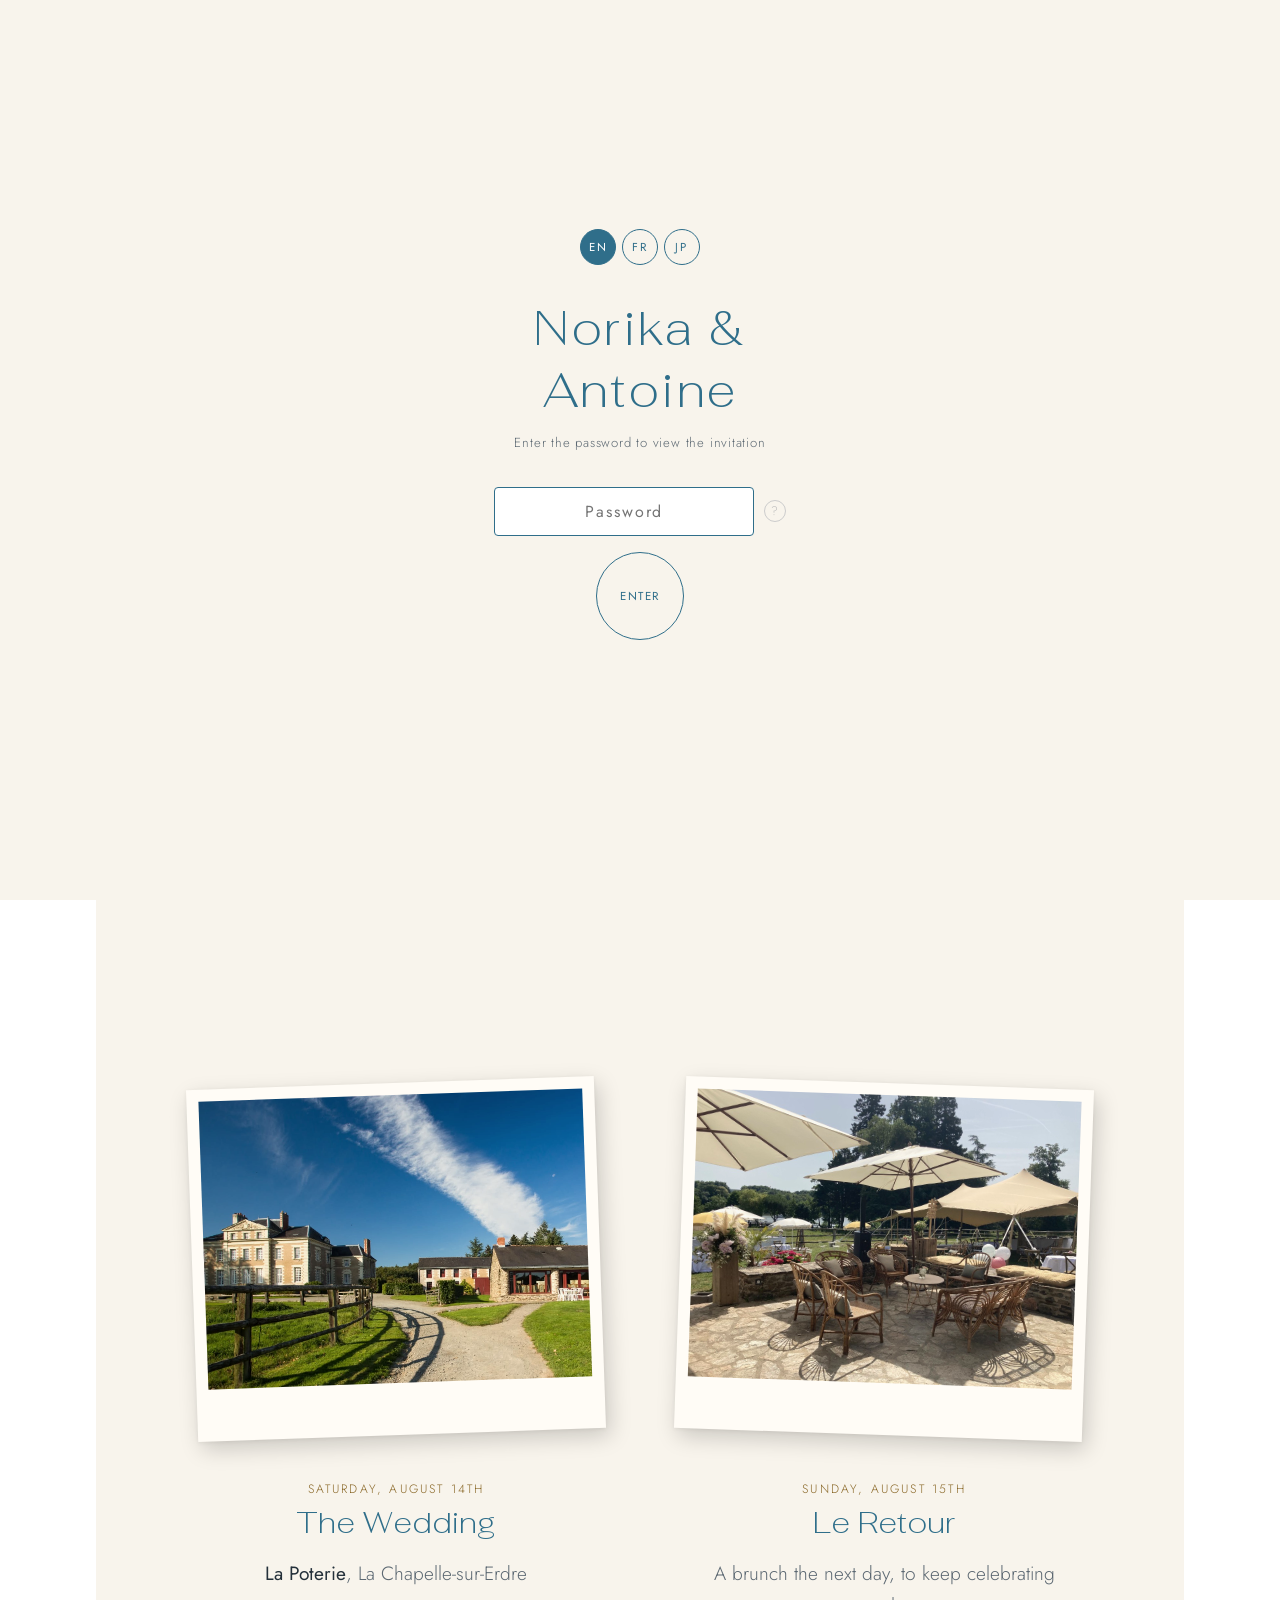
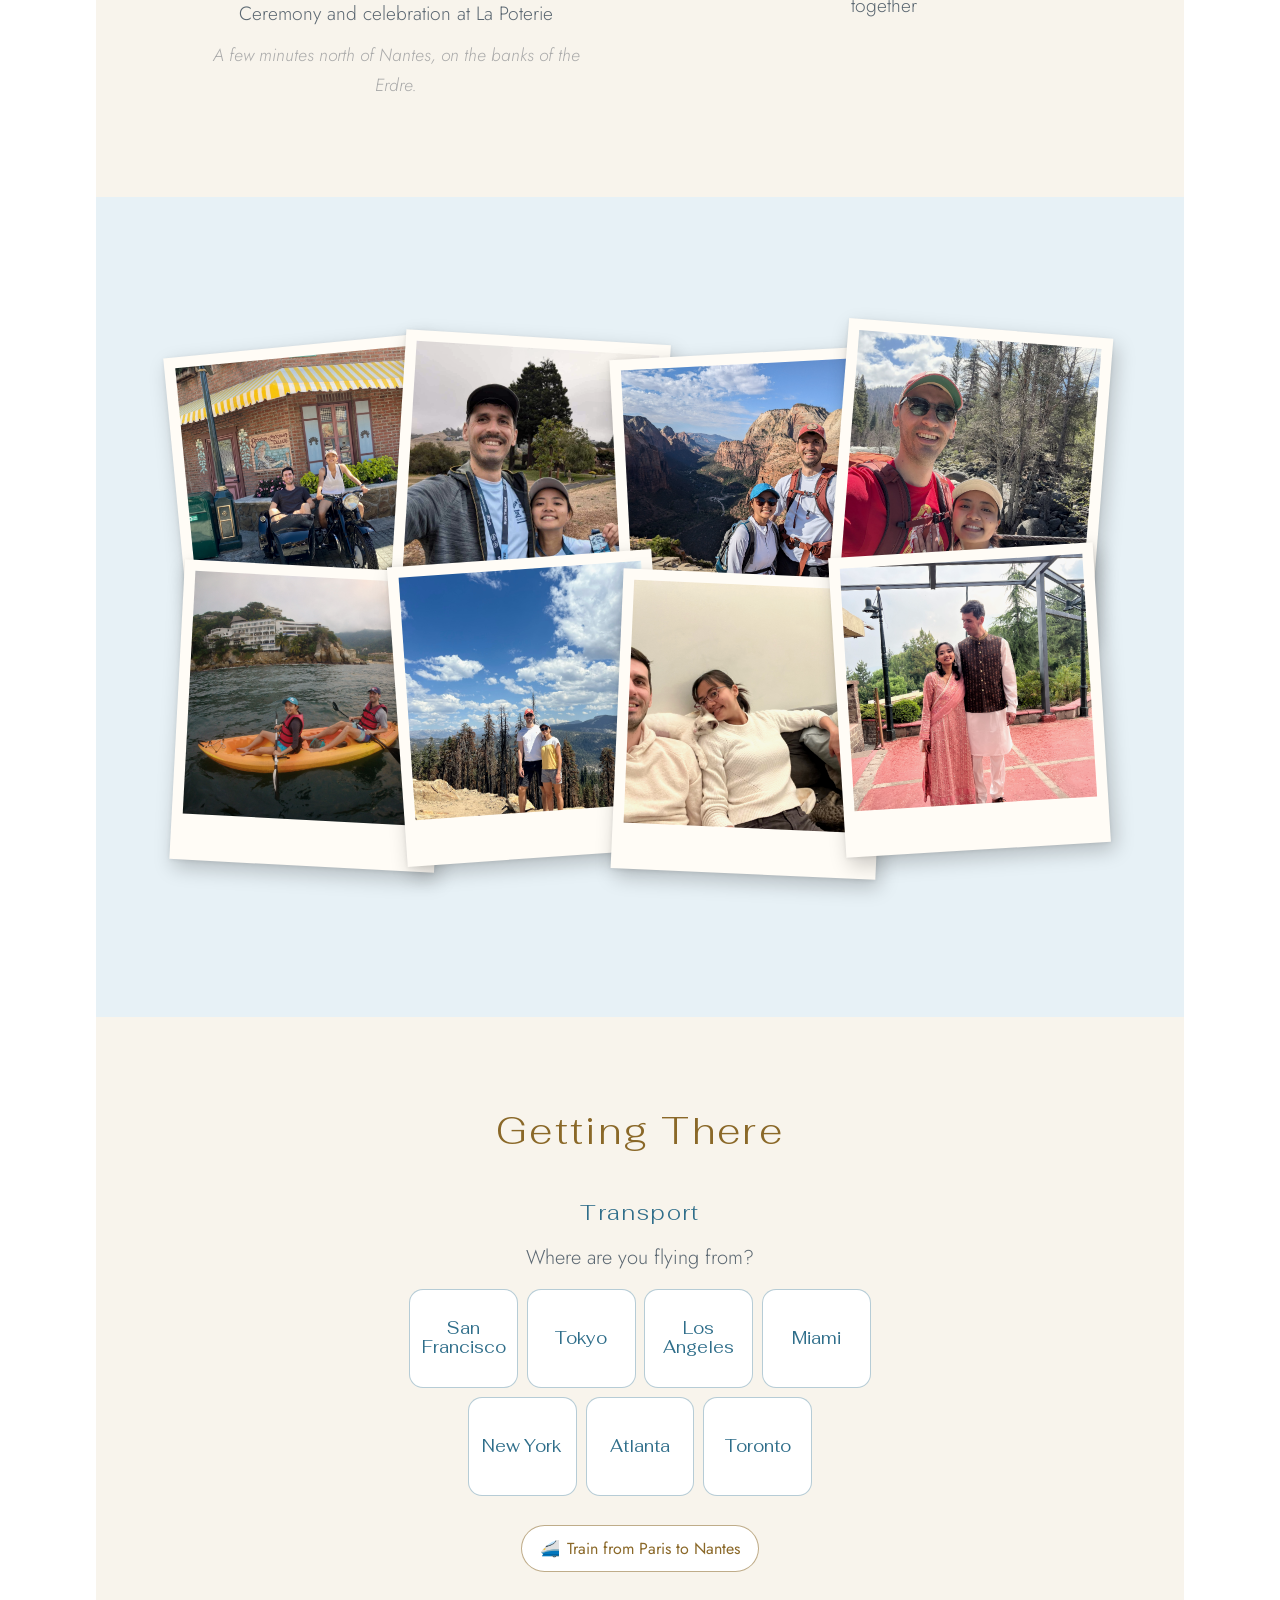
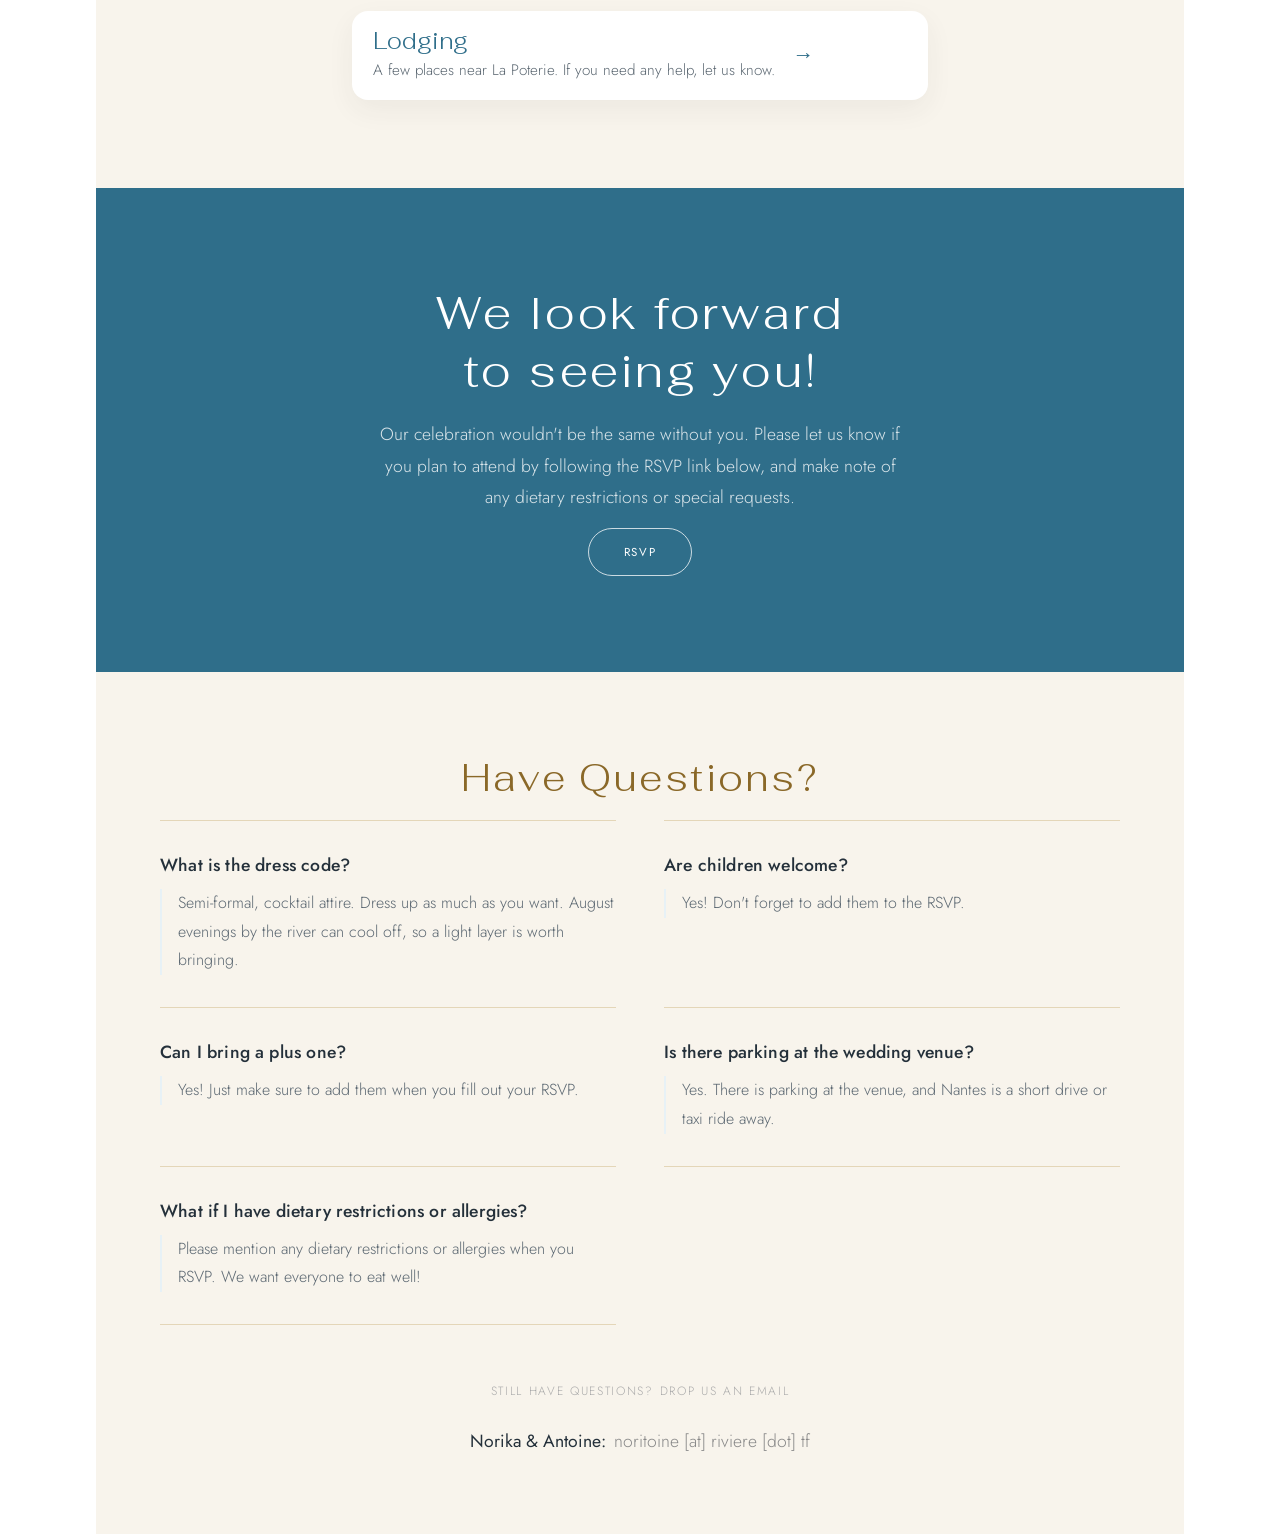
<file: index.html>
<!DOCTYPE html>
<html lang="en" data-theme="blue">
<head>
  <meta charset="UTF-8" />
  <meta name="viewport" content="width=device-width, initial-scale=1.0" />
  <title>You're invited / Vous êtes invités</title>
  <meta name="description" content="par Norika et Antoine" />
  <meta property="og:title" content="You're invited / Vous êtes invités" />
  <meta property="og:description" content="par Norika et Antoine" />
  <meta property="og:type" content="website" />
  <meta property="og:url" content="https://wedding.riviere.tf/" />
  <meta property="og:image" content="https://wedding.riviere.tf/embed.png?v=1" />
  <meta property="og:image:width" content="512" />
  <meta property="og:image:height" content="512" />
  <meta name="twitter:card" content="summary" />
  <meta name="twitter:title" content="You're invited / Vous êtes invités" />
  <meta name="twitter:description" content="par Norika et Antoine" />
  <meta name="twitter:image" content="https://wedding.riviere.tf/embed.png?v=1" />
  <link rel="icon" href="favicon.svg?v=2" type="image/svg+xml" />
  <link rel="icon" href="favicon.png?v=2" type="image/png" sizes="32x32" />
  <link rel="apple-touch-icon" href="apple-touch-icon.png?v=2" />
  <link rel="stylesheet" href="styles.css?v=56" />
  <link rel="preconnect" href="https://fonts.googleapis.com" />
  <link rel="preconnect" href="https://fonts.gstatic.com" crossorigin />
  <link href="https://fonts.googleapis.com/css2?family=Caveat:wght@400&family=Fahkwang:wght@200;300&family=Jost:wght@300;400;600&display=swap" rel="stylesheet" />
  <script>
    if (localStorage.getItem('wedding_auth') !== '1') {
      document.documentElement.style.visibility = 'hidden';
    }
  </script>
</head>
<body>

  <!-- NAV -->
  <nav class="nav" id="main-nav">
    <a class="nav__logo" href="#">A &amp; N</a>
    <div class="nav__links">
      <a class="nav__link" href="#wedding"          data-i18n="nav.program"></a>
      <a class="nav__link" href="#getting-there"    data-i18n="nav.travel"></a>
      <a class="nav__link" href="lodging.html"      data-i18n="nav.lodging"></a>
      <a class="nav__link" href="things-to-do.html" data-i18n="nav.todo"></a>
      <a class="nav__link" href="#registry"         data-i18n="nav.registry" hidden></a>
      <a class="nav__link" href="#more"             data-i18n="nav.faq"></a>
    </div>
    <div class="nav__right">
      <button class="nav__rsvp" data-rsvp-open data-i18n="rsvp.btn"></button>
      <div class="lang-switcher lang-switcher--nav" role="group" aria-label="Language">
        <button type="button" class="lang-toggle" data-lang="en" aria-pressed="false">EN</button>
        <button type="button" class="lang-toggle" data-lang="fr" aria-pressed="false">FR</button>
        <button type="button" class="lang-toggle" data-lang="ja" aria-pressed="false">JP</button>
      </div>
      <button type="button" class="lang-toggle lang-toggle--next" data-lang="fr">FR</button>
      <button class="nav__hamburger" id="nav-hamburger" aria-label="Menu" aria-expanded="false">
        <span></span>
        <span></span>
        <span></span>
      </button>
    </div>
  </nav>

  <!-- HAMBURGER MENU PANEL -->
  <div class="nav__menu" id="nav-menu" aria-hidden="true">
    <div class="nav__menu-inner">
      <a class="nav__menu-link" href="#wedding"          data-i18n="nav.program"></a>
      <a class="nav__menu-link" href="#getting-there"    data-i18n="nav.travel"></a>
      <a class="nav__menu-link" href="lodging.html"      data-i18n="nav.lodging"></a>
      <a class="nav__menu-link" href="things-to-do.html" data-i18n="nav.todo"></a>
      <a class="nav__menu-link" href="#registry"         data-i18n="nav.registry" hidden></a>
      <a class="nav__menu-link" href="#more"             data-i18n="nav.faq"></a>
      <button class="btn--round nav__menu-rsvp" data-rsvp-open data-i18n="rsvp.btn"></button>
    </div>
  </div>

  <!-- HERO -->
  <section class="hero">
    <div class="hero__left">
      <div class="hero__left-bg"></div>
      <div class="hero__content">
        <h1 class="hero__title">Norika &amp; Antoine</h1>
        <p class="hero__sub" data-i18n="hero.sub"></p>
        <p class="hero__date" data-i18n="hero.date"></p>
        <button class="btn--round btn--round-light" data-rsvp-open data-i18n="rsvp.btn"></button>
      </div>
    </div>
    <div class="hero__right">
      <img src="images/nantes.jpg?v=2" alt="Nantes and the Loire" />
    </div>
    <button type="button" class="hero__couple" id="hero-couple">
      <img src="images/japan.jpeg" alt="Norika and Antoine" />
    </button>
  </section>

  <!-- TAGLINE -->
  <section class="tagline">
    <p data-i18n="tagline"></p>
  </section>

  <!-- THE PROGRAM -->
  <section class="program" id="wedding">
    <div class="program__day">
      <div class="program__photo-wrap program__photo-wrap--left">
        <img src="images/poterie.jpg?v=3" alt="La Poterie" class="program__photo program__photo--wide" />
      </div>
      <span class="program__date" data-i18n="program.date1"></span>
      <h3 class="program__day-title" data-i18n="program.wedding"></h3>
      <div class="program__events">
        <p class="program__event" data-i18n-html="program.venue"></p>
        <p class="program__event" data-i18n-html="program.ceremony"></p>
        <p class="program__event program__event--note" data-i18n="program.note"></p>
      </div>
    </div>

    <div class="program__day">
      <div class="program__photo-wrap program__photo-wrap--right">
        <img src="images/brunch.jpg" alt="Brunch on the terrace" class="program__photo" />
      </div>
      <span class="program__date" data-i18n="program.date2"></span>
      <h3 class="program__day-title" data-i18n="program.retour"></h3>
      <div class="program__events">
        <p class="program__event" data-i18n="program.brunch"></p>
      </div>
    </div>
  </section>

  <!-- LOVE STORY -->
  <section class="story" id="story">
    <div class="story__board">
      <div class="polaroid polaroid--1"><img src="images/disney.jpeg" alt="" /></div>
      <div class="polaroid polaroid--2"><img src="images/tiburon.jpeg" alt="" /></div>
      <div class="polaroid polaroid--3"><img src="images/zion.jpeg" alt="" /></div>
      <div class="polaroid polaroid--4"><img src="images/proposal.jpeg" alt="" /></div>
      <div class="polaroid polaroid--5"><img src="images/puerto.jpeg" alt="" /></div>
      <div class="polaroid polaroid--6"><img src="images/sequoia.jpeg" alt="" /></div>
      <div class="polaroid polaroid--7"><img src="images/cats.jpeg" alt="" /></div>
      <div class="polaroid polaroid--8"><img src="images/pakistan.jpg" alt="" /></div>
    </div>
  </section>

  <!-- GETTING THERE -->
  <section class="getting-there" id="getting-there">
    <h2 class="section-title" data-i18n="getting-there.title"></h2>
    <div class="getting-there__item">
      <h3 data-i18n="getting-there.air.title"></h3>
      <p class="trip-pick__label" data-i18n="getting-there.pick"></p>
      <div class="trip-pick" role="group">
        <button type="button" class="trip-city" data-city="sfo" aria-pressed="false">
          <span class="trip-city__name" data-i18n="getting-there.city.sfo"></span>
        </button>
        <button type="button" class="trip-city" data-city="tyo" data-montreal="0" aria-pressed="false">
          <span class="trip-city__name" data-i18n="getting-there.city.tyo"></span>
        </button>
        <button type="button" class="trip-city" data-city="lax" aria-pressed="false">
          <span class="trip-city__name" data-i18n="getting-there.city.lax"></span>
        </button>
        <button type="button" class="trip-city" data-city="mia" aria-pressed="false">
          <span class="trip-city__name" data-i18n="getting-there.city.mia"></span>
        </button>
        <button type="button" class="trip-city" data-city="nyc" aria-pressed="false">
          <span class="trip-city__name" data-i18n="getting-there.city.nyc"></span>
        </button>
        <button type="button" class="trip-city" data-city="atl" aria-pressed="false">
          <span class="trip-city__name" data-i18n="getting-there.city.atl"></span>
        </button>
        <button type="button" class="trip-city" data-city="yyz" aria-pressed="false">
          <span class="trip-city__name" data-i18n="getting-there.city.yyz"></span>
        </button>
      </div>
      <div class="trip-plan" id="trip-plan" hidden>
        <article class="ticket" tabindex="0" role="button">
          <div class="ticket__stub">
            <span class="ticket__mark" aria-hidden="true">✈️</span>
            <span data-i18n="getting-there.via.paris"></span>
          </div>
          <div class="ticket__body">
            <div class="ticket__route">
              <span class="ticket__end">
                <span class="ticket__city" data-trip-name></span>
              </span>
              <span class="ticket__leg ticket__leg--timed">
                <span class="ticket__icon" aria-hidden="true">✈</span>
                <span class="ticket__dur" data-first="cdg"></span>
              </span>
              <span class="ticket__end">
                <span class="ticket__code">CDG</span>
                <span class="ticket__place" data-i18n="getting-there.hub.paris"></span>
              </span>
              <span class="ticket__leg ticket__leg--timed">
                <span class="ticket__icon" aria-hidden="true">✈</span>
                <span class="ticket__dur" data-i18n="getting-there.leaf.cdg.fly"></span>
              </span>
              <span class="ticket__end">
                <span class="ticket__code">NTE</span>
                <span class="ticket__place" data-i18n="getting-there.end"></span>
              </span>
            </div>
            <span class="ticket__airports" data-trip-airports data-hub="cdg" hidden></span>
          </div>
        </article>
        <article class="ticket" tabindex="0" role="button">
          <div class="ticket__stub">
            <span class="ticket__mark" aria-hidden="true">✈️</span>
            <span data-i18n="getting-there.via.amsterdam"></span>
          </div>
          <div class="ticket__body">
            <div class="ticket__route">
              <span class="ticket__end">
                <span class="ticket__city" data-trip-name></span>
              </span>
              <span class="ticket__leg ticket__leg--timed">
                <span class="ticket__icon" aria-hidden="true">✈</span>
                <span class="ticket__dur" data-first="ams"></span>
              </span>
              <span class="ticket__end">
                <span class="ticket__code">AMS</span>
                <span class="ticket__place" data-i18n="getting-there.hub.amsterdam"></span>
              </span>
              <span class="ticket__leg ticket__leg--timed">
                <span class="ticket__icon" aria-hidden="true">✈</span>
                <span class="ticket__dur" data-i18n="getting-there.leaf.ams"></span>
              </span>
              <span class="ticket__end">
                <span class="ticket__code">NTE</span>
                <span class="ticket__place" data-i18n="getting-there.end"></span>
              </span>
            </div>
            <span class="ticket__airports" data-trip-airports data-hub="ams" hidden></span>
          </div>
        </article>
        <article class="ticket" data-montreal tabindex="0" role="button">
          <div class="ticket__stub">
            <span class="ticket__mark" aria-hidden="true">✈️</span>
            <span data-i18n="getting-there.via.montreal"></span>
          </div>
          <div class="ticket__body">
            <div class="ticket__route">
              <span class="ticket__end">
                <span class="ticket__city" data-trip-name></span>
              </span>
              <span class="ticket__leg ticket__leg--timed">
                <span class="ticket__icon" aria-hidden="true">✈</span>
                <span class="ticket__dur" data-first="yul"></span>
              </span>
              <span class="ticket__end">
                <span class="ticket__code">YUL</span>
                <span class="ticket__place" data-i18n="getting-there.hub.montreal"></span>
              </span>
              <span class="ticket__leg ticket__leg--timed">
                <span class="ticket__icon" aria-hidden="true">✈</span>
                <span class="ticket__dur" data-i18n="getting-there.leaf.yul"></span>
              </span>
              <span class="ticket__end">
                <span class="ticket__code">NTE</span>
                <span class="ticket__place" data-i18n="getting-there.end"></span>
              </span>
            </div>
          </div>
        </article>
      </div>
      <button type="button" class="trip-train" id="trip-train" aria-expanded="false" aria-controls="train-plan">
        <span class="trip-train__mark" aria-hidden="true">🚄</span>
        <span data-i18n="getting-there.train.toggle"></span>
      </button>
      <div class="trip-plan" id="train-plan" hidden>
        <article class="ticket" tabindex="0" role="button">
          <div class="ticket__stub">
            <span class="ticket__mark" aria-hidden="true">🚄</span>
            <span data-i18n="getting-there.train.stub.airport"></span>
          </div>
          <div class="ticket__body">
            <div class="ticket__route">
              <span class="ticket__end">
                <span class="ticket__code">CDG</span>
              </span>
              <span class="ticket__leg ticket__leg--timed ticket__leg--train">
                <span class="ticket__icon" aria-hidden="true">🚄</span>
                <span class="ticket__dur" data-i18n="getting-there.leaf.train.cdg"></span>
              </span>
              <span class="ticket__end">
                <span class="ticket__code" data-i18n="getting-there.end"></span>
              </span>
            </div>
            <p class="ticket__note" data-i18n="getting-there.train.cdg.note"></p>
          </div>
        </article>
        <article class="ticket" tabindex="0" role="button">
          <div class="ticket__stub">
            <span class="ticket__mark" aria-hidden="true">🚄</span>
            <span data-i18n="getting-there.train.stub.city"></span>
          </div>
          <div class="ticket__body">
            <div class="ticket__route">
              <span class="ticket__end">
                <span class="ticket__station" data-i18n="getting-there.train.montparnasse"></span>
              </span>
              <span class="ticket__leg ticket__leg--timed ticket__leg--train">
                <span class="ticket__icon" aria-hidden="true">🚄</span>
                <span class="ticket__dur" data-i18n="getting-there.leaf.train.montparnasse"></span>
              </span>
              <span class="ticket__end">
                <span class="ticket__code" data-i18n="getting-there.end"></span>
              </span>
            </div>
            <p class="ticket__note" data-i18n="getting-there.train.montparnasse.note"></p>
          </div>
        </article>
        <p class="ticket__note train-plan__note" data-i18n="getting-there.train.note"></p>
      </div>
      <a class="stay-link" href="lodging.html">
        <span class="stay-link__body">
          <span class="stay-link__title" data-i18n="nav.lodging"></span>
          <span class="stay-link__text" data-i18n="lodging.hero.sub"></span>
        </span>
        <span class="stay-link__go" aria-hidden="true">→</span>
      </a>
    </div>
  </section>

  <!-- RSVP BANNER -->
  <section class="rsvp-banner" id="rsvp">
    <div class="rsvp-banner__content">
      <h2 data-i18n-html="rsvp.title"></h2>
      <p data-i18n="rsvp.text"></p>
      <button class="btn--round btn--round-light" data-rsvp-open data-i18n="rsvp.btn"></button>
    </div>
  </section>

  <!-- RSVP MODAL -->
  <div class="rsvp-modal" id="rsvp-modal" role="dialog" aria-modal="true" hidden>
    <div class="rsvp-modal__overlay" id="rsvp-modal-overlay"></div>
    <div class="rsvp-modal__panel">
      <button class="rsvp-modal__close" id="rsvp-modal-close" aria-label="Close">×</button>

      <!-- Update banner -->
      <div class="rsvp__update-banner" id="rsvp-update-banner" hidden>
        <span data-i18n="rsvp.form.update-banner"></span>
      </div>

      <!-- Success state -->
      <div class="rsvp__success" id="rsvp-success" hidden>
        <p class="rsvp__success-title" data-i18n="rsvp.form.success-title"></p>
        <p class="rsvp__success-text" data-i18n="rsvp.form.success-text"></p>
        <p class="rsvp__success-update" data-i18n="rsvp.form.success-update"></p>
      </div>

      <form id="rsvp-form" class="rsvp__form" novalidate>

        <!-- Name + Email -->
        <div class="rsvp__row">
          <input class="rsvp__input" type="text" id="rsvp-name" name="name" required
                 data-i18n-placeholder="rsvp.form.name" autocomplete="name" />
          <input class="rsvp__input" type="email" id="rsvp-email" name="email" required
                 data-i18n-placeholder="rsvp.form.email" autocomplete="email" />
        </div>

        <!-- Attending -->
        <fieldset class="rsvp__fieldset">
          <legend class="rsvp__legend" data-i18n="rsvp.form.attending"></legend>
          <div class="rsvp__radios">
            <label class="rsvp__radio">
              <input type="radio" name="attending" value="yes" />
              <span data-i18n="rsvp.form.yes"></span>
            </label>
            <label class="rsvp__radio">
              <input type="radio" name="attending" value="no" />
              <span data-i18n="rsvp.form.no"></span>
            </label>
          </div>
        </fieldset>

        <!-- Events + Guests -->
        <div id="rsvp-details" class="rsvp__details">
          <fieldset class="rsvp__fieldset">
            <legend class="rsvp__legend" data-i18n="rsvp.form.events"></legend>
            <div class="rsvp__checks">
              <label class="rsvp__check">
                <input type="checkbox" name="events" value="wedding" />
                <span data-i18n="rsvp.form.wedding"></span>
              </label>
              <label class="rsvp__check">
                <input type="checkbox" name="events" value="retour" />
                <span data-i18n="rsvp.form.retour"></span>
              </label>
            </div>
          </fieldset>

          <div class="rsvp__guests">
            <p class="rsvp__legend" data-i18n="rsvp.form.guests"></p>
            <div id="rsvp-guest-list"></div>
            <button type="button" class="rsvp__add-guest" id="rsvp-add-guest">
              <span aria-hidden="true">+</span>
              <span data-i18n="rsvp.form.add-guest"></span>
            </button>
          </div>
        </div>

        <!-- Message -->
        <textarea class="rsvp__input rsvp__textarea" name="message" id="rsvp-message"
                  rows="3" data-i18n-placeholder="rsvp.form.message"></textarea>

        <!-- Error -->
        <p class="rsvp__error" id="rsvp-error"></p>

        <!-- Submit -->
        <div class="rsvp__submit-wrap">
          <button type="submit" class="rsvp__submit" id="rsvp-submit">
            <span data-i18n="rsvp.form.submit"></span>
          </button>
        </div>

      </form>
    </div>
  </div>

  <!-- REGISTRY -->
  <section class="registry" id="registry" hidden>
    <div class="registry__inner">
      <h2 class="section-title" data-i18n="registry.title"></h2>
      <p class="registry__text" data-i18n="registry.text"></p>

      <div class="registry__card">
        <div class="registry__contribute">
          <p class="registry__step" data-i18n="registry.step.pay"></p>
          <p class="registry__step-hint" data-i18n="registry.step.pay-hint"></p>
          <div class="registry__pay-options">
            <a class="registry__method" href="https://venmo.com/u/Antoine-Rvr" target="_blank" rel="noopener">
              <span data-i18n="registry.venmo"></span>
            </a>
            <div class="registry__qr">
              <img src="images/venmo-qr.png" alt="Venmo QR code" class="registry__qr-img" />
              <p class="registry__qr-caption" data-i18n="registry.qr.caption"></p>
            </div>
          </div>
        </div>

        <div class="registry__message">
          <p class="registry__step" data-i18n="registry.step.message"></p>
          <form class="registry__form" id="registry-form" novalidate>
            <input class="rsvp__input" type="text" name="name" id="registry-name" required
                   data-i18n-placeholder="registry.note.name" autocomplete="name" />
            <textarea class="rsvp__input rsvp__textarea" name="message" id="registry-message"
                      rows="3" data-i18n-placeholder="registry.note.message"></textarea>
            <p class="rsvp__error" id="registry-error"></p>
            <div class="rsvp__submit-wrap">
              <button type="submit" class="rsvp__submit" id="registry-submit">
                <span data-i18n="registry.note.submit"></span>
              </button>
            </div>
          </form>
          <p class="registry__note-success" id="registry-success" hidden data-i18n="registry.note.success"></p>
        </div>
      </div>
    </div>
  </section>

  <!-- QUESTIONS -->
  <section class="questions" id="more">
    <h2 class="section-title" data-i18n="questions.title"></h2>

    <!-- FAQ -->
    <div class="faq">
      <div class="faq__item">
        <h3 class="faq__q" data-i18n="faq.1.q"></h3>
        <p class="faq__a" data-i18n="faq.1.a"></p>
      </div>
      <div class="faq__item">
        <h3 class="faq__q" data-i18n="faq.2.q"></h3>
        <p class="faq__a" data-i18n="faq.2.a"></p>
      </div>
      <div class="faq__item">
        <h3 class="faq__q" data-i18n="faq.3.q"></h3>
        <p class="faq__a" data-i18n="faq.3.a"></p>
      </div>
      <div class="faq__item">
        <h3 class="faq__q" data-i18n="faq.4.q"></h3>
        <p class="faq__a" data-i18n="faq.4.a"></p>
      </div>
      <div class="faq__item">
        <h3 class="faq__q" data-i18n="faq.5.q"></h3>
        <p class="faq__a" data-i18n="faq.5.a"></p>
      </div>
    </div>

    <p class="questions__sub" data-i18n="questions.sub"></p>
    <div class="questions__contacts">
      <div class="questions__contact">
        <span class="name">Norika &amp; Antoine:</span>
        <span class="phone">noritoine&nbsp;[at]&nbsp;riviere&nbsp;[dot]&nbsp;tf</span>
      </div>
    </div>
  </section>

  <!-- PASSWORD GATE -->
  <div id="gate" class="gate" style="display:none">
    <div class="gate__box">
      <!-- LANGUAGE SWITCHER (gate page) -->
      <div class="lang-switcher lang-switcher--gate" role="group" aria-label="Language">
        <button type="button" class="lang-toggle" data-lang="en" aria-pressed="false">EN</button>
        <button type="button" class="lang-toggle" data-lang="fr" aria-pressed="false">FR</button>
        <button type="button" class="lang-toggle" data-lang="ja" aria-pressed="false">JP</button>
      </div>
      <h2 class="gate__title">Norika &amp; Antoine</h2>
      <p class="gate__sub" data-i18n="gate.sub"></p>
      <form class="gate__form" id="gate-form">
        <div class="gate__field">
          <input class="gate__input" id="gate-input" type="text" data-i18n-placeholder="gate.placeholder" autocomplete="off" autocapitalize="none" autocorrect="off" spellcheck="false" />
          <span class="gate__hint" tabindex="0">?</span>
        </div>
        <button class="gate__btn" type="submit" data-i18n="gate.btn"></button>
      </form>
      <p class="gate__error" id="gate-error"></p>
    </div>
  </div>

  <script src="translations.js?v=3"></script>
  <script src="app.js?v=27"></script>
  <script src="rsvp.js?v=2"></script>
</body>
</html>
</file>
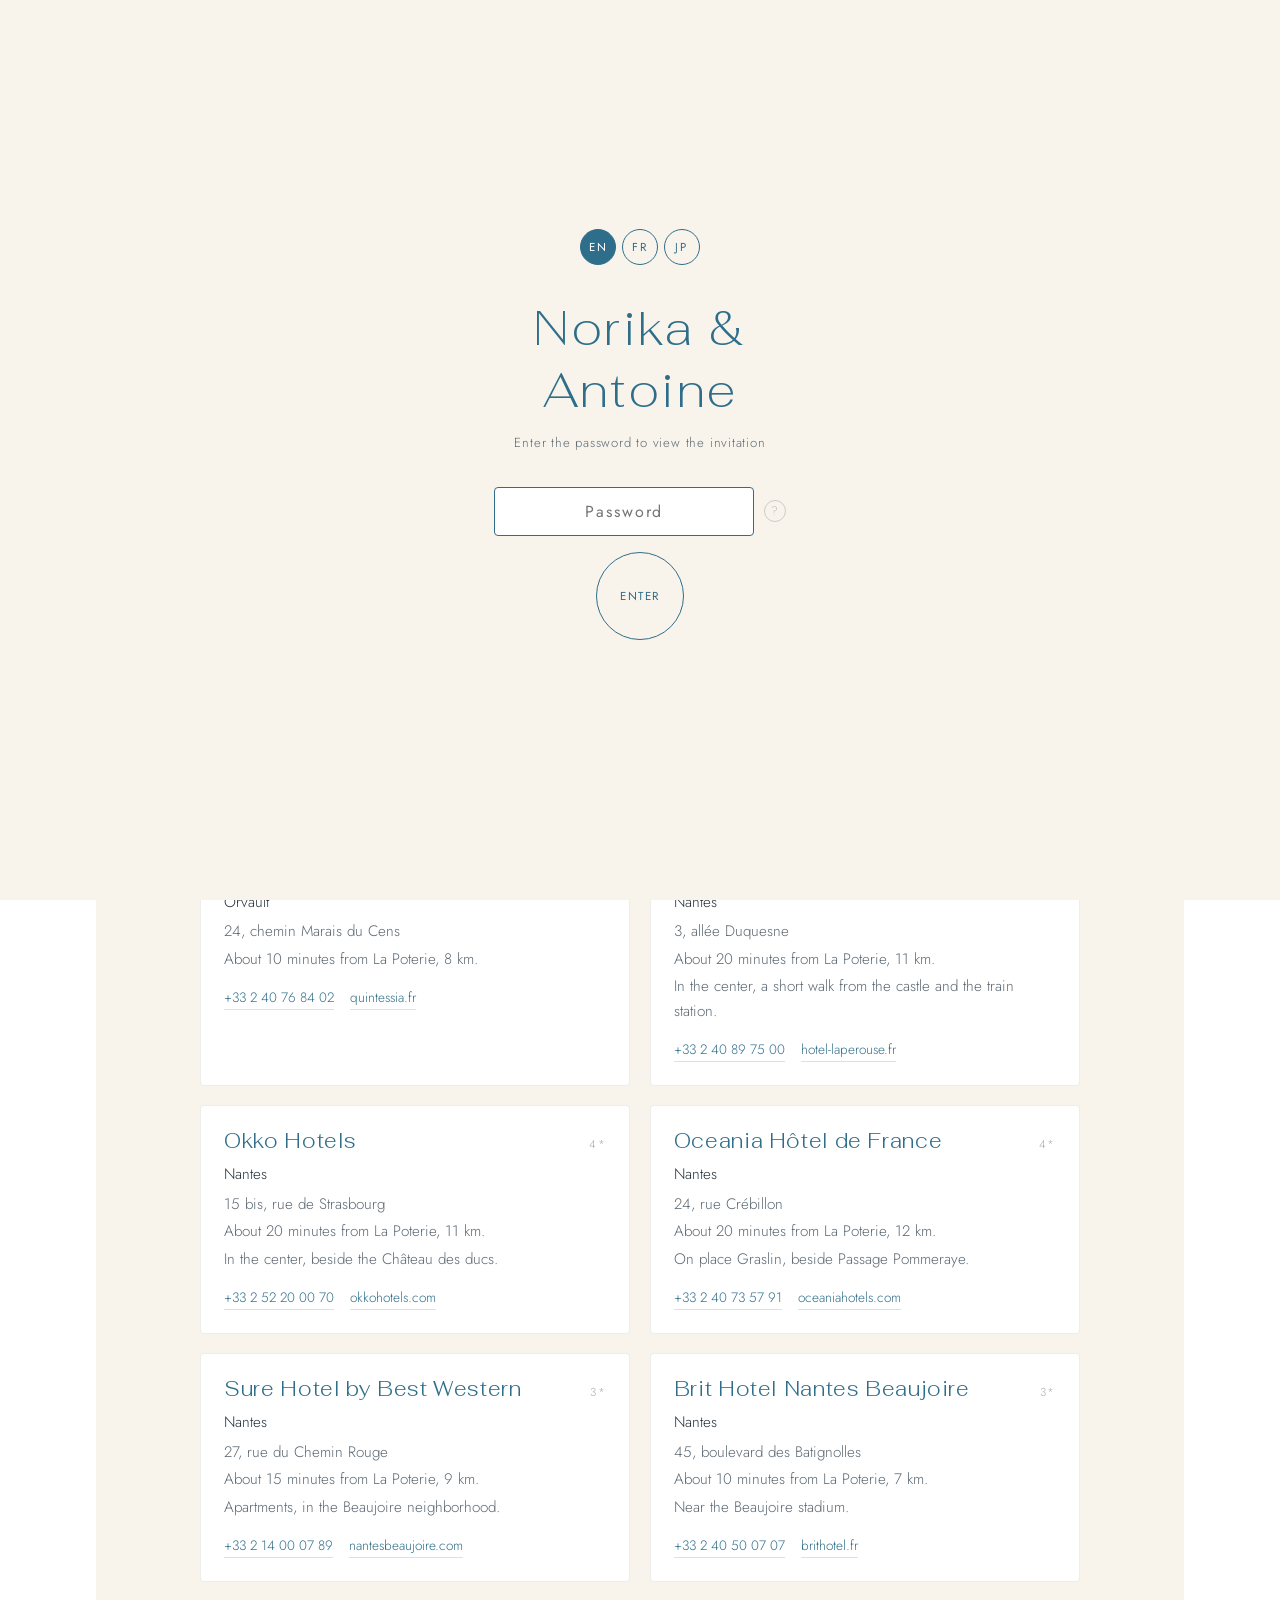
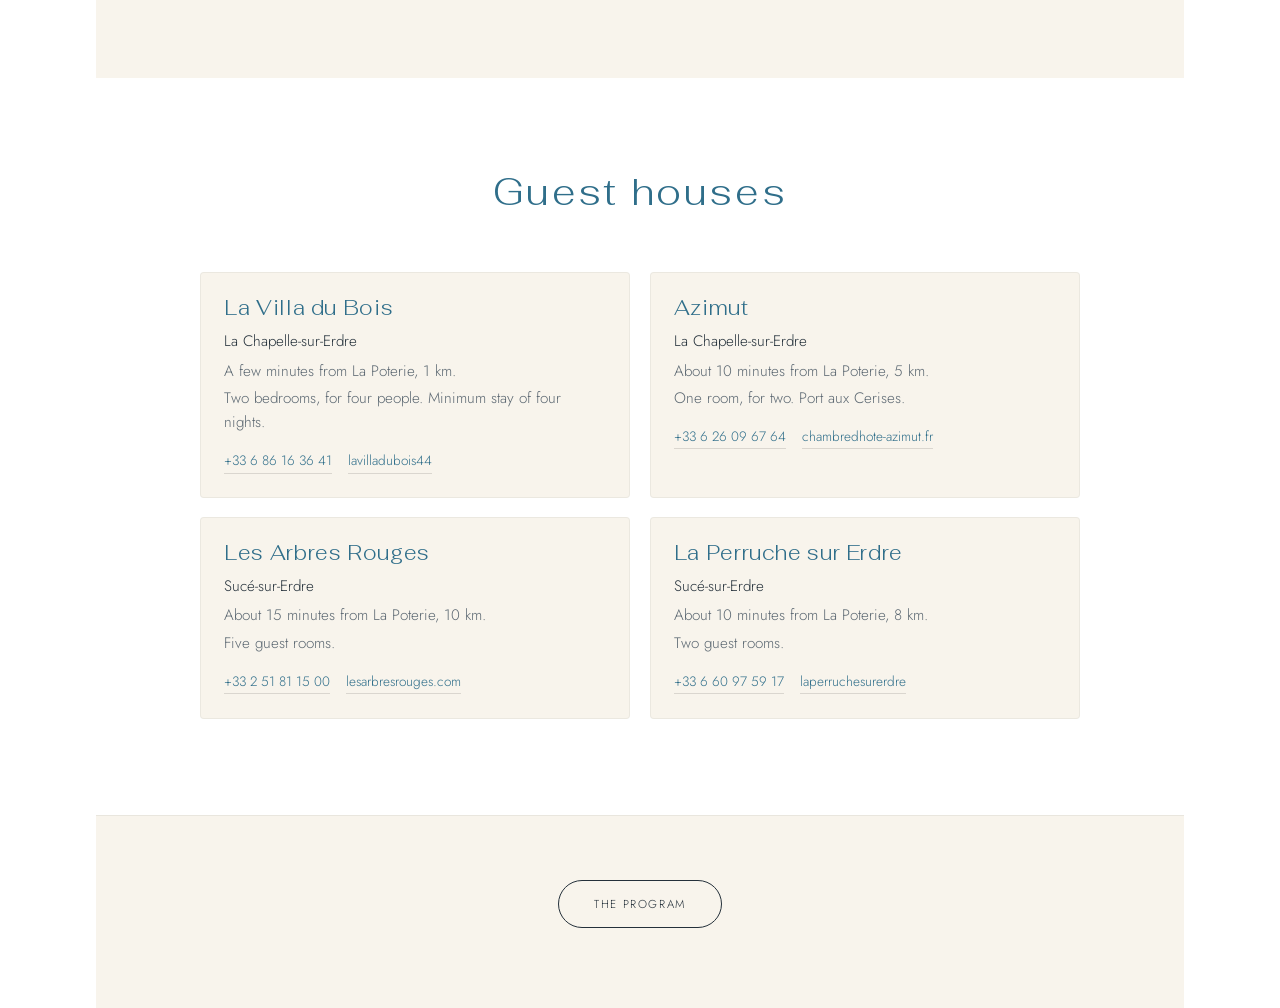
<file: lodging.html>
<!DOCTYPE html>
<html lang="en" data-theme="blue">
<head>
  <meta charset="UTF-8" />
  <meta name="viewport" content="width=device-width, initial-scale=1.0" />
  <title>Lodging | Norika &amp; Antoine</title>
  <meta name="description" content="par Norika et Antoine" />
  <meta property="og:title" content="You're invited / Vous êtes invités" />
  <meta property="og:description" content="par Norika et Antoine" />
  <meta property="og:type" content="website" />
  <meta property="og:url" content="https://wedding.riviere.tf/lodging.html" />
  <meta property="og:image" content="https://wedding.riviere.tf/embed.png?v=1" />
  <meta property="og:image:width" content="512" />
  <meta property="og:image:height" content="512" />
  <meta name="twitter:card" content="summary" />
  <meta name="twitter:title" content="You're invited / Vous êtes invités" />
  <meta name="twitter:description" content="par Norika et Antoine" />
  <meta name="twitter:image" content="https://wedding.riviere.tf/embed.png?v=1" />
  <link rel="icon" href="favicon.svg?v=2" type="image/svg+xml" />
  <link rel="icon" href="favicon.png?v=2" type="image/png" sizes="32x32" />
  <link rel="apple-touch-icon" href="apple-touch-icon.png?v=2" />
  <link rel="stylesheet" href="styles.css?v=56" />
  <link rel="preconnect" href="https://fonts.googleapis.com" />
  <link rel="preconnect" href="https://fonts.gstatic.com" crossorigin />
  <link href="https://fonts.googleapis.com/css2?family=Caveat:wght@400&family=Fahkwang:wght@200;300&family=Jost:wght@300;400;600&display=swap" rel="stylesheet" />
  <script>
    if (localStorage.getItem('wedding_auth') !== '1') {
      document.documentElement.style.visibility = 'hidden';
    }
  </script>
</head>
<body>

  <!-- NAV -->
  <nav class="nav" id="main-nav">
    <a class="nav__logo" href="index.html">A &amp; N</a>
    <div class="nav__links">
      <a class="nav__link" href="index.html#wedding"      data-i18n="nav.program"></a>
      <a class="nav__link" href="index.html#getting-there" data-i18n="nav.travel"></a>
      <a class="nav__link nav__link--active" href="lodging.html" data-i18n="nav.lodging"></a>
      <a class="nav__link" href="things-to-do.html" data-i18n="nav.todo"></a>
      <a class="nav__link" href="index.html#more"         data-i18n="nav.faq"></a>
    </div>
    <div class="nav__right">
      <button class="nav__rsvp" data-rsvp-open data-i18n="rsvp.btn"></button>
      <div class="lang-switcher lang-switcher--nav" role="group" aria-label="Language">
        <button type="button" class="lang-toggle" data-lang="en" aria-pressed="false">EN</button>
        <button type="button" class="lang-toggle" data-lang="fr" aria-pressed="false">FR</button>
        <button type="button" class="lang-toggle" data-lang="ja" aria-pressed="false">JP</button>
      </div>
      <button type="button" class="lang-toggle lang-toggle--next" data-lang="fr">FR</button>
      <button class="nav__hamburger" id="nav-hamburger" aria-label="Menu" aria-expanded="false">
        <span></span>
        <span></span>
        <span></span>
      </button>
    </div>
  </nav>

  <!-- HAMBURGER MENU PANEL -->
  <div class="nav__menu" id="nav-menu" aria-hidden="true">
    <div class="nav__menu-inner">
      <a class="nav__menu-link" href="index.html#wedding"       data-i18n="nav.program"></a>
      <a class="nav__menu-link" href="index.html#getting-there" data-i18n="nav.travel"></a>
      <a class="nav__menu-link nav__menu-link--active" href="lodging.html" data-i18n="nav.lodging"></a>
      <a class="nav__menu-link" href="things-to-do.html" data-i18n="nav.todo"></a>
      <a class="nav__menu-link" href="index.html#more"          data-i18n="nav.faq"></a>
      <button class="btn--round nav__menu-rsvp" data-rsvp-open data-i18n="rsvp.btn"></button>
    </div>
  </div>

  <!-- PAGE BANNER -->
  <section class="todo-banner">
    <div class="todo-banner__content">
      <h1 class="todo-banner__title" data-i18n="lodging.hero.title"></h1>
      <p class="todo-banner__sub" data-i18n="lodging.hero.sub"></p>
    </div>
  </section>

  <section class="todo-section">
    <div class="todo-section__header">
      <h2 class="section-title" data-i18n="lodging.hotels"></h2>
    </div>
    <div class="stay-grid">
      <article class="stay-card">
        <div class="stay-card__head"><h3>Westotel</h3><span class="stay-card__stars">4*</span></div>
        <p class="stay-card__place">La Chapelle-sur-Erdre</p>
        <p class="stay-card__addr">34, rue de la Vrière</p>
        <p class="stay-card__note" data-i18n="lodging.far.westotel"></p>
        <p class="stay-card__links"><a href="tel:+33251813636">+33 2 51 81 36 36</a><a href="https://www.westotel.com" target="_blank" rel="noopener">westotel.com</a></p>
      </article>
      <article class="stay-card">
        <div class="stay-card__head"><h3>Best Western Hôtel de la Régate</h3><span class="stay-card__stars">4*</span></div>
        <p class="stay-card__place">Nantes</p>
        <p class="stay-card__addr">155, route de Gachet</p>
        <p class="stay-card__note" data-i18n="lodging.far.regate"></p>
        <p class="stay-card__note" data-i18n="lodging.regate"></p>
        <p class="stay-card__links"><a href="tel:+33240502222">+33 2 40 50 22 22</a><a href="https://www.hotel-nantes-laregate.com" target="_blank" rel="noopener">hotel-nantes-laregate.com</a></p>
      </article>
      <article class="stay-card">
        <div class="stay-card__head"><h3>Quintessia Resort</h3><span class="stay-card__stars">4*</span></div>
        <p class="stay-card__place">Orvault</p>
        <p class="stay-card__addr">24, chemin Marais du Cens</p>
        <p class="stay-card__note" data-i18n="lodging.far.quintessia"></p>
        <p class="stay-card__links"><a href="tel:+33240768402">+33 2 40 76 84 02</a><a href="https://www.quintessia.fr" target="_blank" rel="noopener">quintessia.fr</a></p>
      </article>
      <article class="stay-card">
        <div class="stay-card__head"><h3>Hôtel La Pérouse</h3><span class="stay-card__stars">4*</span></div>
        <p class="stay-card__place">Nantes</p>
        <p class="stay-card__addr">3, allée Duquesne</p>
        <p class="stay-card__note" data-i18n="lodging.far.perouse"></p>
        <p class="stay-card__note" data-i18n="lodging.perouse"></p>
        <p class="stay-card__links"><a href="tel:+33240897500">+33 2 40 89 75 00</a><a href="https://www.hotel-laperouse.fr" target="_blank" rel="noopener">hotel-laperouse.fr</a></p>
      </article>
      <article class="stay-card">
        <div class="stay-card__head"><h3>Okko Hotels</h3><span class="stay-card__stars">4*</span></div>
        <p class="stay-card__place">Nantes</p>
        <p class="stay-card__addr">15 bis, rue de Strasbourg</p>
        <p class="stay-card__note" data-i18n="lodging.far.okko"></p>
        <p class="stay-card__note" data-i18n="lodging.okko"></p>
        <p class="stay-card__links"><a href="tel:+33252200070">+33 2 52 20 00 70</a><a href="https://www.okkohotels.com" target="_blank" rel="noopener">okkohotels.com</a></p>
      </article>
      <article class="stay-card">
        <div class="stay-card__head"><h3>Oceania Hôtel de France</h3><span class="stay-card__stars">4*</span></div>
        <p class="stay-card__place">Nantes</p>
        <p class="stay-card__addr">24, rue Crébillon</p>
        <p class="stay-card__note" data-i18n="lodging.far.oceania"></p>
        <p class="stay-card__note" data-i18n="lodging.oceania"></p>
        <p class="stay-card__links"><a href="tel:+33240735791">+33 2 40 73 57 91</a><a href="https://www.oceaniahotels.com/oceania-hotel-de-france-nantes" target="_blank" rel="noopener">oceaniahotels.com</a></p>
      </article>
      <article class="stay-card">
        <div class="stay-card__head"><h3>Sure Hotel by Best Western</h3><span class="stay-card__stars">3*</span></div>
        <p class="stay-card__place">Nantes</p>
        <p class="stay-card__addr">27, rue du Chemin Rouge</p>
        <p class="stay-card__note" data-i18n="lodging.far.sure"></p>
        <p class="stay-card__note" data-i18n="lodging.sure"></p>
        <p class="stay-card__links"><a href="tel:+33214000789">+33 2 14 00 07 89</a><a href="https://www.nantesbeaujoire.com" target="_blank" rel="noopener">nantesbeaujoire.com</a></p>
      </article>
      <article class="stay-card">
        <div class="stay-card__head"><h3>Brit Hotel Nantes Beaujoire</h3><span class="stay-card__stars">3*</span></div>
        <p class="stay-card__place">Nantes</p>
        <p class="stay-card__addr">45, boulevard des Batignolles</p>
        <p class="stay-card__note" data-i18n="lodging.far.brit"></p>
        <p class="stay-card__note" data-i18n="lodging.brit"></p>
        <p class="stay-card__links"><a href="tel:+33240500707">+33 2 40 50 07 07</a><a href="https://www.hotel-nantes-beaujoire.brithotel.fr" target="_blank" rel="noopener">brithotel.fr</a></p>
      </article>
    </div>
  </section>

  <section class="todo-section todo-section--alt">
    <div class="todo-section__header">
      <h2 class="section-title" data-i18n="lodging.homes"></h2>
    </div>
    <div class="stay-grid">
      <article class="stay-card">
        <div class="stay-card__head"><h3>La Villa du Bois</h3></div>
        <p class="stay-card__place">La Chapelle-sur-Erdre</p>
        <p class="stay-card__note" data-i18n="lodging.far.villa"></p>
        <p class="stay-card__note" data-i18n="lodging.villa"></p>
        <p class="stay-card__links"><a href="tel:+33686163641">+33 6 86 16 36 41</a><a href="https://lavilladubois44.wixsite.com/lavilladubois44" target="_blank" rel="noopener">lavilladubois44</a></p>
      </article>
      <article class="stay-card">
        <div class="stay-card__head"><h3>Azimut</h3></div>
        <p class="stay-card__place">La Chapelle-sur-Erdre</p>
        <p class="stay-card__note" data-i18n="lodging.far.azimut"></p>
        <p class="stay-card__note" data-i18n="lodging.azimut"></p>
        <p class="stay-card__links"><a href="tel:+33626096764">+33 6 26 09 67 64</a><a href="https://www.chambredhote-azimut.fr/" target="_blank" rel="noopener">chambredhote-azimut.fr</a></p>
      </article>
      <article class="stay-card">
        <div class="stay-card__head"><h3>Les Arbres Rouges</h3></div>
        <p class="stay-card__place">Sucé-sur-Erdre</p>
        <p class="stay-card__note" data-i18n="lodging.far.arbres"></p>
        <p class="stay-card__note" data-i18n="lodging.arbres"></p>
        <p class="stay-card__links"><a href="tel:+33251811500">+33 2 51 81 15 00</a><a href="https://www.lesarbresrouges.com" target="_blank" rel="noopener">lesarbresrouges.com</a></p>
      </article>
      <article class="stay-card">
        <div class="stay-card__head"><h3>La Perruche sur Erdre</h3></div>
        <p class="stay-card__place">Sucé-sur-Erdre</p>
        <p class="stay-card__note" data-i18n="lodging.far.perruche"></p>
        <p class="stay-card__note" data-i18n="lodging.perruche"></p>
        <p class="stay-card__links"><a href="tel:+33660975917">+33 6 60 97 59 17</a><a href="https://laperruchesurerdre.wordpress.com" target="_blank" rel="noopener">laperruchesurerdre</a></p>
      </article>
    </div>
  </section>

  <!-- BACK TO WEDDING -->
  <section class="todo-footer">
    <a href="index.html" class="btn--round" data-i18n="nav.program"></a>
  </section>

  <!-- RSVP MODAL -->
  <div class="rsvp-modal" id="rsvp-modal" role="dialog" aria-modal="true" hidden>
    <div class="rsvp-modal__overlay" id="rsvp-modal-overlay"></div>
    <div class="rsvp-modal__panel">
      <button class="rsvp-modal__close" id="rsvp-modal-close" aria-label="Close">×</button>

      <div class="rsvp__update-banner" id="rsvp-update-banner" hidden>
        <span data-i18n="rsvp.form.update-banner"></span>
      </div>

      <div class="rsvp__success" id="rsvp-success" hidden>
        <p class="rsvp__success-title" data-i18n="rsvp.form.success-title"></p>
        <p class="rsvp__success-text" data-i18n="rsvp.form.success-text"></p>
        <p class="rsvp__success-update" data-i18n="rsvp.form.success-update"></p>
      </div>

      <form id="rsvp-form" class="rsvp__form" novalidate>
        <div class="rsvp__row">
          <input class="rsvp__input" type="text" id="rsvp-name" name="name" required
                 data-i18n-placeholder="rsvp.form.name" autocomplete="name" />
          <input class="rsvp__input" type="email" id="rsvp-email" name="email" required
                 data-i18n-placeholder="rsvp.form.email" autocomplete="email" />
        </div>

        <fieldset class="rsvp__fieldset">
          <legend class="rsvp__legend" data-i18n="rsvp.form.attending"></legend>
          <div class="rsvp__radios">
            <label class="rsvp__radio">
              <input type="radio" name="attending" value="yes" />
              <span data-i18n="rsvp.form.yes"></span>
            </label>
            <label class="rsvp__radio">
              <input type="radio" name="attending" value="no" />
              <span data-i18n="rsvp.form.no"></span>
            </label>
          </div>
        </fieldset>

        <div id="rsvp-details" class="rsvp__details">
          <fieldset class="rsvp__fieldset">
            <legend class="rsvp__legend" data-i18n="rsvp.form.events"></legend>
            <div class="rsvp__checks">
              <label class="rsvp__check">
                <input type="checkbox" name="events" value="wedding" />
                <span data-i18n="rsvp.form.wedding"></span>
              </label>
              <label class="rsvp__check">
                <input type="checkbox" name="events" value="retour" />
                <span data-i18n="rsvp.form.retour"></span>
              </label>
            </div>
          </fieldset>

          <div class="rsvp__guests">
            <p class="rsvp__legend" data-i18n="rsvp.form.guests"></p>
            <div id="rsvp-guest-list"></div>
            <button type="button" class="rsvp__add-guest" id="rsvp-add-guest">
              <span aria-hidden="true">+</span>
              <span data-i18n="rsvp.form.add-guest"></span>
            </button>
          </div>
        </div>

        <textarea class="rsvp__input rsvp__textarea" name="message" id="rsvp-message"
                  rows="3" data-i18n-placeholder="rsvp.form.message"></textarea>

        <p class="rsvp__error" id="rsvp-error"></p>

        <div class="rsvp__submit-wrap">
          <button type="submit" class="rsvp__submit" id="rsvp-submit">
            <span data-i18n="rsvp.form.submit"></span>
          </button>
        </div>
      </form>
    </div>
  </div>

  <!-- PASSWORD GATE -->
  <div id="gate" class="gate" style="display:none">
    <div class="gate__box">
      <div class="lang-switcher lang-switcher--gate" role="group" aria-label="Language">
        <button type="button" class="lang-toggle" data-lang="en" aria-pressed="false">EN</button>
        <button type="button" class="lang-toggle" data-lang="fr" aria-pressed="false">FR</button>
        <button type="button" class="lang-toggle" data-lang="ja" aria-pressed="false">JP</button>
      </div>
      <h2 class="gate__title">Norika &amp; Antoine</h2>
      <p class="gate__sub" data-i18n="gate.sub"></p>
      <form class="gate__form" id="gate-form">
        <div class="gate__field">
          <input class="gate__input" id="gate-input" type="text" data-i18n-placeholder="gate.placeholder" autocomplete="off" />
          <span class="gate__hint" tabindex="0">?</span>
        </div>
        <button class="gate__btn" type="submit" data-i18n="gate.btn"></button>
      </form>
      <p class="gate__error" id="gate-error"></p>
    </div>
  </div>

  <script src="translations.js?v=3"></script>
  <script src="app.js?v=27"></script>
  <script src="rsvp.js?v=2"></script>
</body>
</html>
</file>
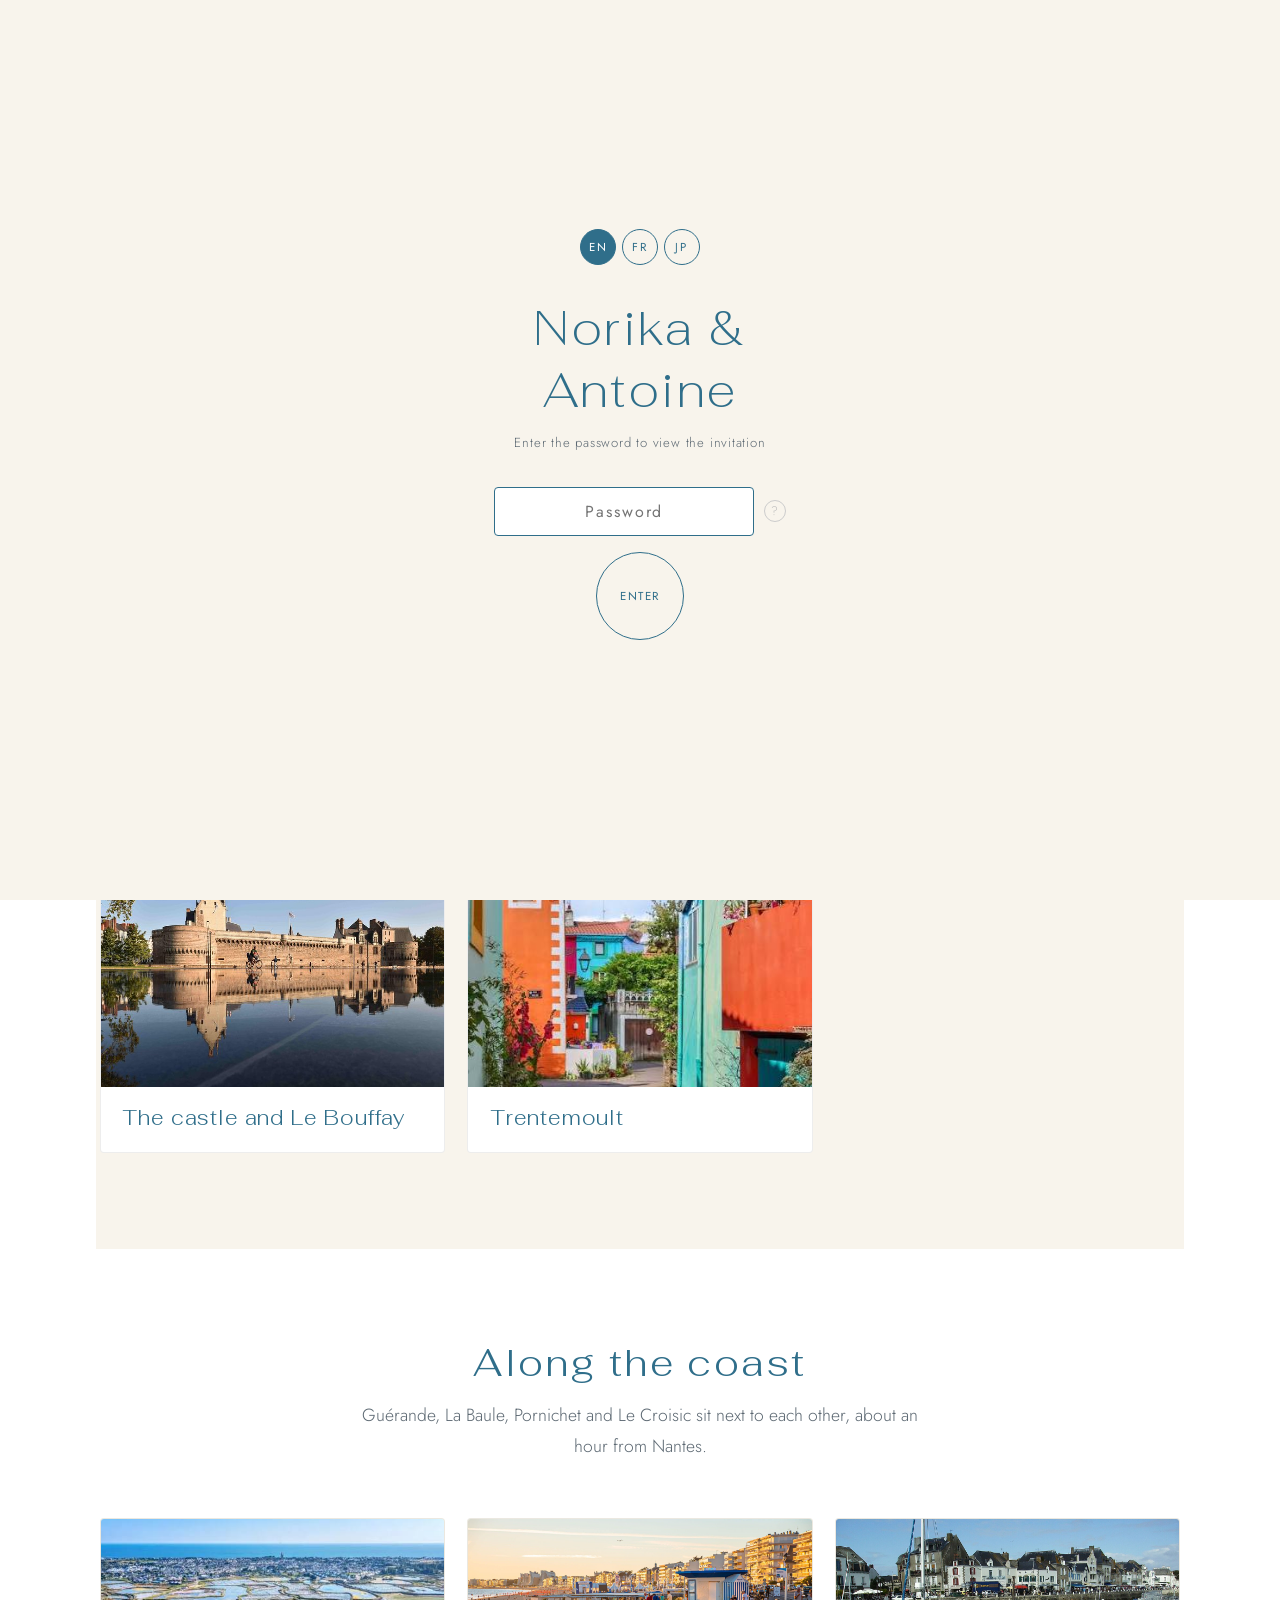
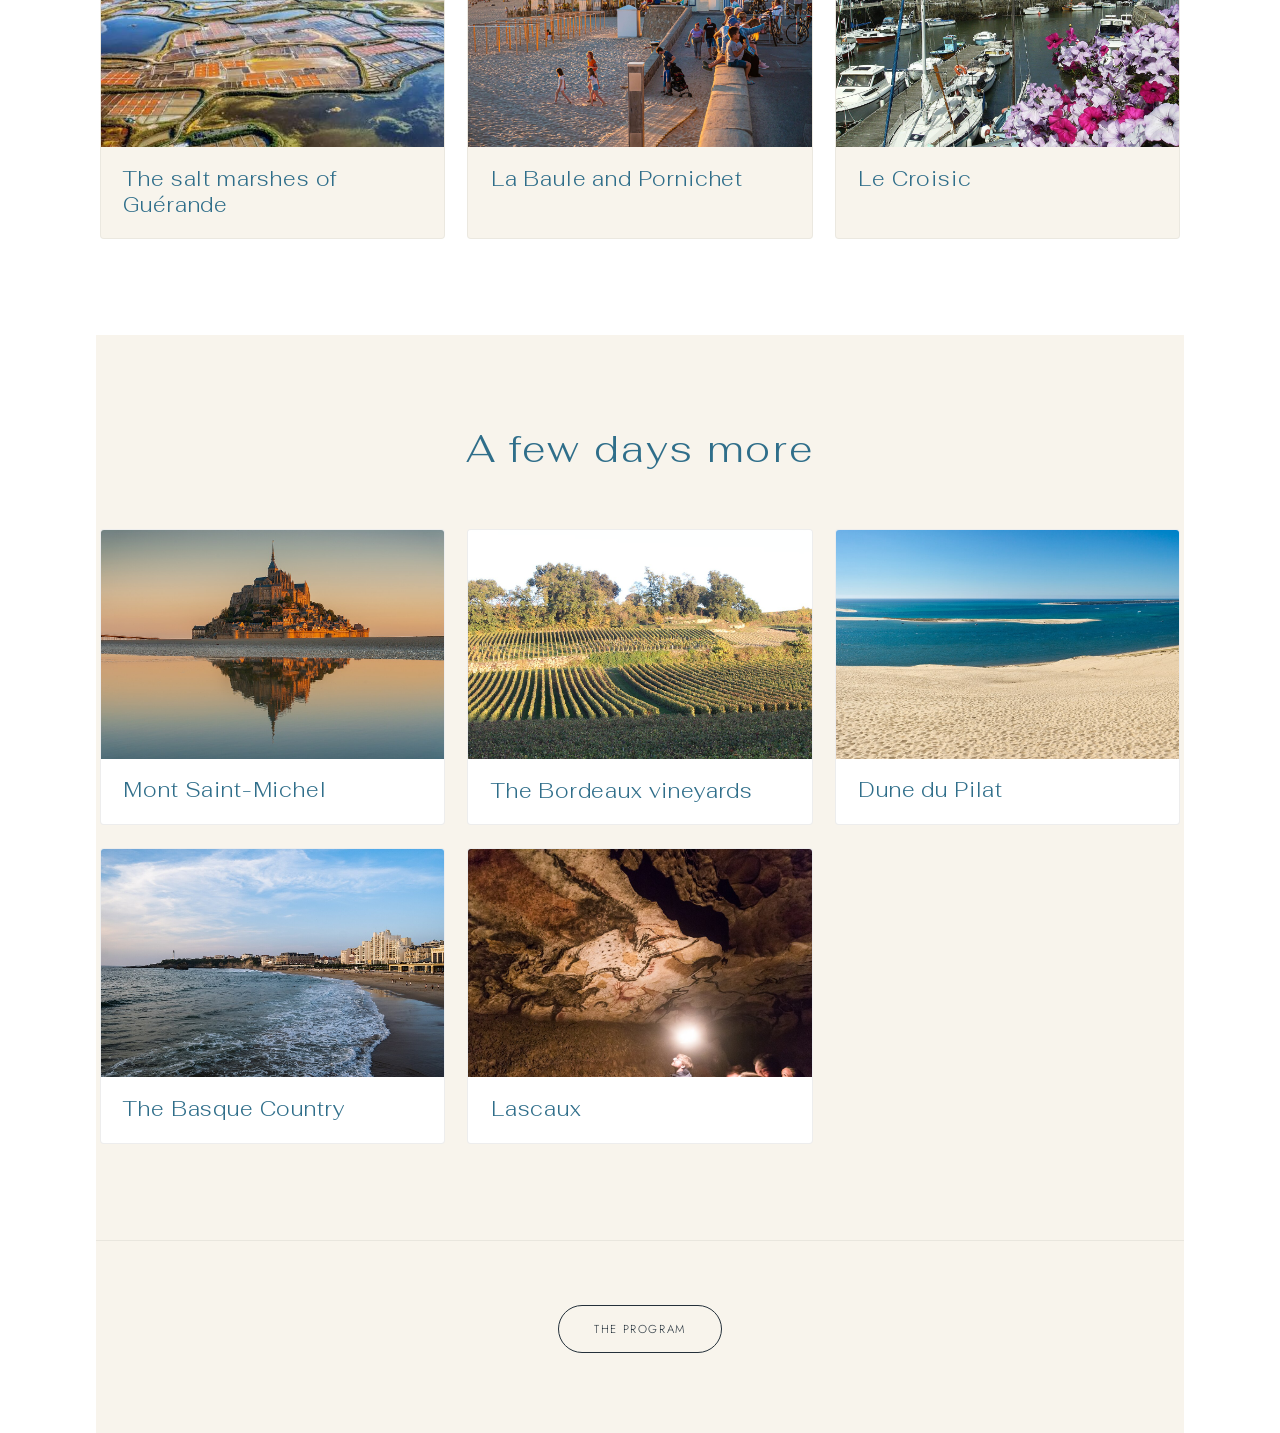
<file: things-to-do.html>
<!DOCTYPE html>
<html lang="en" data-theme="blue">
<head>
  <meta charset="UTF-8" />
  <meta name="viewport" content="width=device-width, initial-scale=1.0" />
  <title>Things to Do | Norika &amp; Antoine</title>
  <meta name="description" content="par Norika et Antoine" />
  <meta property="og:title" content="You're invited / Vous êtes invités" />
  <meta property="og:description" content="par Norika et Antoine" />
  <meta property="og:type" content="website" />
  <meta property="og:url" content="https://wedding.riviere.tf/things-to-do.html" />
  <meta property="og:image" content="https://wedding.riviere.tf/embed.png?v=1" />
  <meta property="og:image:width" content="512" />
  <meta property="og:image:height" content="512" />
  <meta name="twitter:card" content="summary" />
  <meta name="twitter:title" content="You're invited / Vous êtes invités" />
  <meta name="twitter:description" content="par Norika et Antoine" />
  <meta name="twitter:image" content="https://wedding.riviere.tf/embed.png?v=1" />
  <link rel="icon" href="favicon.svg?v=2" type="image/svg+xml" />
  <link rel="icon" href="favicon.png?v=2" type="image/png" sizes="32x32" />
  <link rel="apple-touch-icon" href="apple-touch-icon.png?v=2" />
  <link rel="stylesheet" href="styles.css?v=56" />
  <link rel="preconnect" href="https://fonts.googleapis.com" />
  <link rel="preconnect" href="https://fonts.gstatic.com" crossorigin />
  <link href="https://fonts.googleapis.com/css2?family=Caveat:wght@400&family=Fahkwang:wght@200;300&family=Jost:wght@300;400;600&display=swap" rel="stylesheet" />
  <script>
    if (localStorage.getItem('wedding_auth') !== '1') {
      document.documentElement.style.visibility = 'hidden';
    }
  </script>
</head>
<body>

  <!-- NAV -->
  <nav class="nav" id="main-nav">
    <a class="nav__logo" href="index.html">A &amp; N</a>
    <div class="nav__links">
      <a class="nav__link" href="index.html#wedding"      data-i18n="nav.program"></a>
      <a class="nav__link" href="index.html#getting-there" data-i18n="nav.travel"></a>
      <a class="nav__link" href="lodging.html" data-i18n="nav.lodging"></a>
      <a class="nav__link nav__link--active" href="things-to-do.html" data-i18n="nav.todo"></a>
      <a class="nav__link" href="index.html#more"         data-i18n="nav.faq"></a>
    </div>
    <div class="nav__right">
      <button class="nav__rsvp" data-rsvp-open data-i18n="rsvp.btn"></button>
      <div class="lang-switcher lang-switcher--nav" role="group" aria-label="Language">
        <button type="button" class="lang-toggle" data-lang="en" aria-pressed="false">EN</button>
        <button type="button" class="lang-toggle" data-lang="fr" aria-pressed="false">FR</button>
        <button type="button" class="lang-toggle" data-lang="ja" aria-pressed="false">JP</button>
      </div>
      <button type="button" class="lang-toggle lang-toggle--next" data-lang="fr">FR</button>
      <button class="nav__hamburger" id="nav-hamburger" aria-label="Menu" aria-expanded="false">
        <span></span>
        <span></span>
        <span></span>
      </button>
    </div>
  </nav>

  <!-- HAMBURGER MENU PANEL -->
  <div class="nav__menu" id="nav-menu" aria-hidden="true">
    <div class="nav__menu-inner">
      <a class="nav__menu-link" href="index.html#wedding"       data-i18n="nav.program"></a>
      <a class="nav__menu-link" href="index.html#getting-there" data-i18n="nav.travel"></a>
      <a class="nav__menu-link" href="lodging.html" data-i18n="nav.lodging"></a>
      <a class="nav__menu-link nav__menu-link--active" href="things-to-do.html" data-i18n="nav.todo"></a>
      <a class="nav__menu-link" href="index.html#more"          data-i18n="nav.faq"></a>
      <button class="btn--round nav__menu-rsvp" data-rsvp-open data-i18n="rsvp.btn"></button>
    </div>
  </div>

  <!-- PAGE BANNER -->
  <section class="todo-banner">
    <div class="todo-banner__content">
      <h1 class="todo-banner__title" data-i18n="todo.hero.title"></h1>
    </div>
  </section>

  <!-- IN NANTES -->
  <section class="todo-section">
    <div class="todo-section__header">
      <h2 class="section-title" data-i18n="todo.near.title"></h2>
    </div>
    <div class="todo-grid">
      <article class="todo-card" tabindex="0">
        <img class="todo-card__photo" src="images/todo/voyage.jpg?v=4" alt="Le Voyage à Nantes" />
        <div class="todo-card__body">
          <h3 class="todo-card__name" data-i18n="todo.near.1.name"></h3>
          <div class="todo-card__tip">
          <p class="todo-card__desc" data-i18n="todo.near.1.desc"></p>
          </div>
        </div>
      </article>
      <article class="todo-card" tabindex="0">
        <img class="todo-card__photo todo-card__photo--high" src="images/todo/machines.jpg" alt="Les Machines de l'île" />
        <div class="todo-card__body">
          <h3 class="todo-card__name" data-i18n="todo.near.2.name"></h3>
          <div class="todo-card__tip">
          <p class="todo-card__desc" data-i18n="todo.near.2.desc"></p>
          </div>
        </div>
      </article>
      <article class="todo-card" tabindex="0">
        <img class="todo-card__photo" src="images/todo/pommeraye.jpg?v=4" alt="Passage Pommeraye" />
        <div class="todo-card__body">
          <h3 class="todo-card__name" data-i18n="todo.near.3.name"></h3>
          <div class="todo-card__tip">
          <p class="todo-card__desc" data-i18n="todo.near.3.desc"></p>
          </div>
        </div>
      </article>
      <article class="todo-card" tabindex="0">
        <img class="todo-card__photo" src="images/todo/chateau.jpg?v=4" alt="Château des ducs de Bretagne" />
        <div class="todo-card__body">
          <h3 class="todo-card__name" data-i18n="todo.near.4.name"></h3>
          <div class="todo-card__tip">
          <p class="todo-card__desc" data-i18n="todo.near.4.desc"></p>
          </div>
        </div>
      </article>
      <article class="todo-card" tabindex="0">
        <img class="todo-card__photo" src="images/todo/trentemoult.jpg" alt="Trentemoult" />
        <div class="todo-card__body">
          <h3 class="todo-card__name" data-i18n="todo.near.5.name"></h3>
          <div class="todo-card__tip">
          <p class="todo-card__desc" data-i18n="todo.near.5.desc"></p>
          </div>
        </div>
      </article>
    </div>
  </section>

  <!-- THE COAST -->
  <section class="todo-section todo-section--alt">
    <div class="todo-section__header">
      <h2 class="section-title" data-i18n="todo.coast.title"></h2>
      <p class="todo-section__intro" data-i18n="todo.coast.sub"></p>
    </div>
    <div class="todo-grid">
      <article class="todo-card" tabindex="0">
        <img class="todo-card__photo" src="images/todo/guerande.jpg?v=4" alt="Marais salants de Guérande" />
        <div class="todo-card__body">
          <h3 class="todo-card__name" data-i18n="todo.coast.1.name"></h3>
          <div class="todo-card__tip">
          <p class="todo-card__desc" data-i18n="todo.coast.1.desc"></p>
          </div>
        </div>
      </article>
      <article class="todo-card" tabindex="0">
        <img class="todo-card__photo" src="images/todo/pornichet.jpg" alt="La Baule and Pornichet" />
        <div class="todo-card__body">
          <h3 class="todo-card__name" data-i18n="todo.coast.2.name"></h3>
          <div class="todo-card__tip">
          <p class="todo-card__desc" data-i18n="todo.coast.2.desc"></p>
          </div>
        </div>
      </article>
      <article class="todo-card" tabindex="0">
        <img class="todo-card__photo" src="images/todo/croisic.jpg" alt="Le Croisic" />
        <div class="todo-card__body">
          <h3 class="todo-card__name" data-i18n="todo.coast.3.name"></h3>
          <div class="todo-card__tip">
          <p class="todo-card__desc" data-i18n="todo.coast.3.desc"></p>
          </div>
        </div>
      </article>
    </div>
  </section>

  <!-- FURTHER INTO FRANCE -->
  <section class="todo-section">
    <div class="todo-section__header">
      <h2 class="section-title" data-i18n="todo.trips.title"></h2>
    </div>
    <div class="todo-grid">
      <article class="todo-card" tabindex="0">
        <img class="todo-card__photo" src="images/todo/michel.jpg" alt="Mont Saint-Michel" />
        <div class="todo-card__body">
          <h3 class="todo-card__name" data-i18n="todo.trips.1.name"></h3>
          <div class="todo-card__tip">
          <span class="todo-card__tag" data-i18n="todo.trips.1.tag"></span>
          <p class="todo-card__desc" data-i18n="todo.trips.1.desc"></p>
          </div>
        </div>
      </article>
      <article class="todo-card" tabindex="0">
        <img class="todo-card__photo" src="images/todo/bordeaux.jpg" alt="Vineyards near Saint-Émilion" />
        <div class="todo-card__body">
          <h3 class="todo-card__name" data-i18n="todo.trips.2.name"></h3>
          <div class="todo-card__tip">
          <span class="todo-card__tag" data-i18n="todo.trips.2.tag"></span>
          <p class="todo-card__desc" data-i18n="todo.trips.2.desc"></p>
          </div>
        </div>
      </article>
      <article class="todo-card" tabindex="0">
        <img class="todo-card__photo" src="images/todo/pilat.jpg" alt="Dune du Pilat" />
        <div class="todo-card__body">
          <h3 class="todo-card__name" data-i18n="todo.trips.3.name"></h3>
          <div class="todo-card__tip">
          <span class="todo-card__tag" data-i18n="todo.trips.3.tag"></span>
          <p class="todo-card__desc" data-i18n="todo.trips.3.desc"></p>
          </div>
        </div>
      </article>
      <article class="todo-card" tabindex="0">
        <img class="todo-card__photo" src="images/todo/basque.jpg" alt="Biarritz" />
        <div class="todo-card__body">
          <h3 class="todo-card__name" data-i18n="todo.trips.4.name"></h3>
          <div class="todo-card__tip">
          <span class="todo-card__tag" data-i18n="todo.trips.4.tag"></span>
          <p class="todo-card__desc" data-i18n="todo.trips.4.desc"></p>
          </div>
        </div>
      </article>
      <article class="todo-card" tabindex="0">
        <img class="todo-card__photo" src="images/todo/lascaux.jpg" alt="Lascaux" />
        <div class="todo-card__body">
          <h3 class="todo-card__name" data-i18n="todo.trips.5.name"></h3>
          <div class="todo-card__tip">
          <span class="todo-card__tag" data-i18n="todo.trips.5.tag"></span>
          <p class="todo-card__desc" data-i18n="todo.trips.5.desc"></p>
          </div>
        </div>
      </article>
    </div>
  </section>

  <!-- BACK TO WEDDING -->
  <section class="todo-footer">
    <a href="index.html" class="btn--round" data-i18n="nav.program"></a>
  </section>

  <!-- RSVP MODAL -->
  <div class="rsvp-modal" id="rsvp-modal" role="dialog" aria-modal="true" hidden>
    <div class="rsvp-modal__overlay" id="rsvp-modal-overlay"></div>
    <div class="rsvp-modal__panel">
      <button class="rsvp-modal__close" id="rsvp-modal-close" aria-label="Close">×</button>

      <div class="rsvp__update-banner" id="rsvp-update-banner" hidden>
        <span data-i18n="rsvp.form.update-banner"></span>
      </div>

      <div class="rsvp__success" id="rsvp-success" hidden>
        <p class="rsvp__success-title" data-i18n="rsvp.form.success-title"></p>
        <p class="rsvp__success-text" data-i18n="rsvp.form.success-text"></p>
        <p class="rsvp__success-update" data-i18n="rsvp.form.success-update"></p>
      </div>

      <form id="rsvp-form" class="rsvp__form" novalidate>
        <div class="rsvp__row">
          <input class="rsvp__input" type="text" id="rsvp-name" name="name" required
                 data-i18n-placeholder="rsvp.form.name" autocomplete="name" />
          <input class="rsvp__input" type="email" id="rsvp-email" name="email" required
                 data-i18n-placeholder="rsvp.form.email" autocomplete="email" />
        </div>

        <fieldset class="rsvp__fieldset">
          <legend class="rsvp__legend" data-i18n="rsvp.form.attending"></legend>
          <div class="rsvp__radios">
            <label class="rsvp__radio">
              <input type="radio" name="attending" value="yes" />
              <span data-i18n="rsvp.form.yes"></span>
            </label>
            <label class="rsvp__radio">
              <input type="radio" name="attending" value="no" />
              <span data-i18n="rsvp.form.no"></span>
            </label>
          </div>
        </fieldset>

        <div id="rsvp-details" class="rsvp__details">
          <fieldset class="rsvp__fieldset">
            <legend class="rsvp__legend" data-i18n="rsvp.form.events"></legend>
            <div class="rsvp__checks">
              <label class="rsvp__check">
                <input type="checkbox" name="events" value="wedding" />
                <span data-i18n="rsvp.form.wedding"></span>
              </label>
              <label class="rsvp__check">
                <input type="checkbox" name="events" value="retour" />
                <span data-i18n="rsvp.form.retour"></span>
              </label>
            </div>
          </fieldset>

          <div class="rsvp__guests">
            <p class="rsvp__legend" data-i18n="rsvp.form.guests"></p>
            <div id="rsvp-guest-list"></div>
            <button type="button" class="rsvp__add-guest" id="rsvp-add-guest">
              <span aria-hidden="true">+</span>
              <span data-i18n="rsvp.form.add-guest"></span>
            </button>
          </div>
        </div>

        <textarea class="rsvp__input rsvp__textarea" name="message" id="rsvp-message"
                  rows="3" data-i18n-placeholder="rsvp.form.message"></textarea>

        <p class="rsvp__error" id="rsvp-error"></p>

        <div class="rsvp__submit-wrap">
          <button type="submit" class="rsvp__submit" id="rsvp-submit">
            <span data-i18n="rsvp.form.submit"></span>
          </button>
        </div>
      </form>
    </div>
  </div>

  <!-- PASSWORD GATE -->
  <div id="gate" class="gate" style="display:none">
    <div class="gate__box">
      <div class="lang-switcher lang-switcher--gate" role="group" aria-label="Language">
        <button type="button" class="lang-toggle" data-lang="en" aria-pressed="false">EN</button>
        <button type="button" class="lang-toggle" data-lang="fr" aria-pressed="false">FR</button>
        <button type="button" class="lang-toggle" data-lang="ja" aria-pressed="false">JP</button>
      </div>
      <h2 class="gate__title">Norika &amp; Antoine</h2>
      <p class="gate__sub" data-i18n="gate.sub"></p>
      <form class="gate__form" id="gate-form">
        <div class="gate__field">
          <input class="gate__input" id="gate-input" type="text" data-i18n-placeholder="gate.placeholder" autocomplete="off" />
          <span class="gate__hint" tabindex="0">?</span>
        </div>
        <button class="gate__btn" type="submit" data-i18n="gate.btn"></button>
      </form>
      <p class="gate__error" id="gate-error"></p>
    </div>
  </div>

  <script src="translations.js?v=3"></script>
  <script src="app.js?v=27"></script>
  <script src="rsvp.js?v=2"></script>
</body>
</html>
</file>
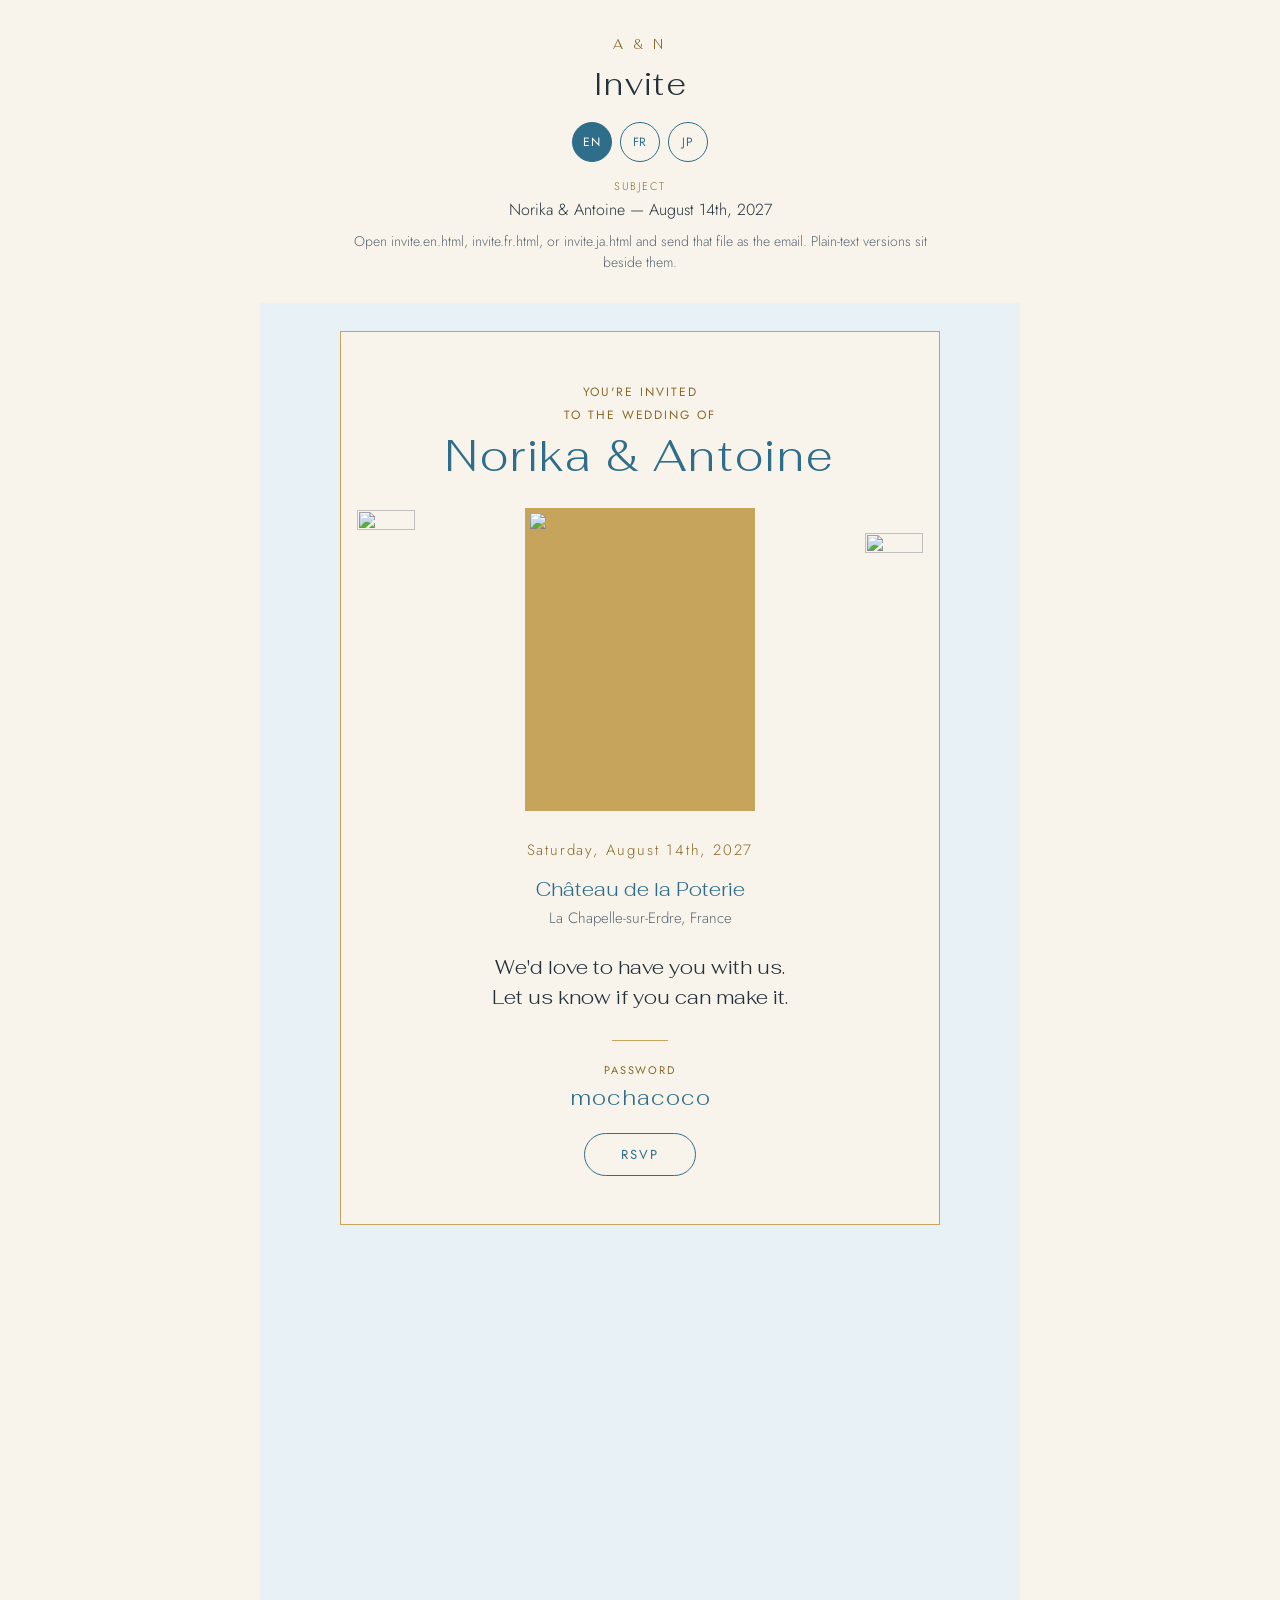
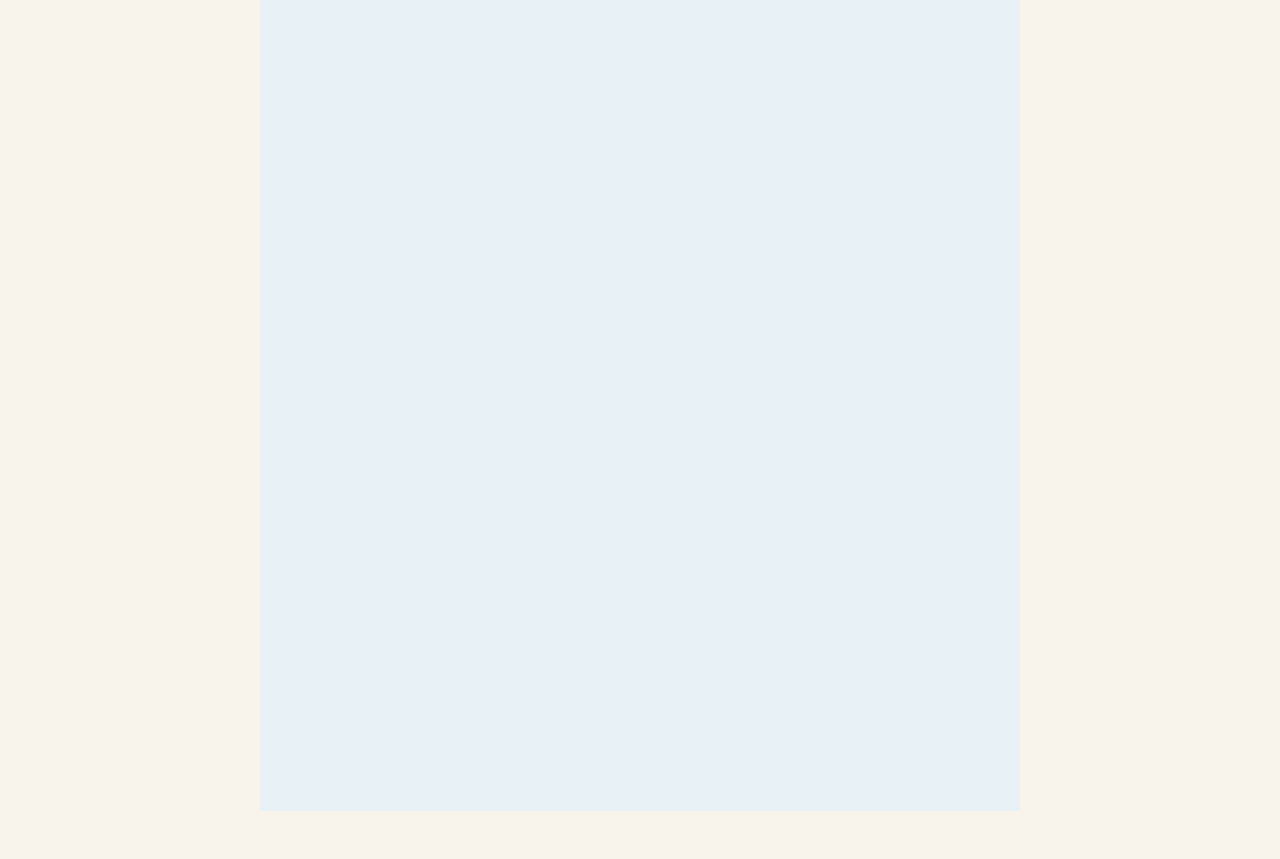
<file: emails/preview.html>
<!DOCTYPE html>
<html lang="en">
<head>
<meta charset="utf-8">
<meta name="viewport" content="width=device-width, initial-scale=1">
<meta name="robots" content="noindex">
<title>Invite emails — Norika &amp; Antoine</title>
<link rel="preconnect" href="https://fonts.googleapis.com">
<link rel="preconnect" href="https://fonts.gstatic.com" crossorigin>
<link href="https://fonts.googleapis.com/css2?family=Fahkwang:wght@300;400&family=Jost:wght@300;400&display=swap" rel="stylesheet">
<style>
  body {
    margin: 0;
    background: #F8F4EC;
    color: #24303A;
    font-family: "Jost", "Helvetica Neue", Helvetica, Arial, sans-serif;
    font-weight: 300;
  }
  header { text-align: center; padding: 36px 16px 8px; }
  .mark {
    font-family: "Fahkwang", Georgia, serif;
    letter-spacing: 0.28em;
    color: #8A6828;
    font-size: 13px;
  }
  h1 {
    margin: 10px 0 0;
    font-family: "Fahkwang", Georgia, serif;
    font-weight: 300;
    font-size: 2rem;
    letter-spacing: 0.04em;
  }
  .langs { display: flex; gap: 8px; justify-content: center; margin: 18px 0 16px; }
  button {
    width: 40px;
    height: 40px;
    border-radius: 50%;
    border: 1px solid #2F6E8A;
    background: transparent;
    color: #2F6E8A;
    font-family: inherit;
    font-size: 12px;
    letter-spacing: 0.06em;
    cursor: pointer;
  }
  button.on, button:hover { background: #2F6E8A; color: #fff; }
  .subject { margin: 0; color: #24303A; font-size: 16px; }
  .subject span.label {
    display: block;
    margin-bottom: 4px;
    color: #8A6828;
    font-size: 11px;
    letter-spacing: 0.16em;
    text-transform: uppercase;
  }
  .hint {
    margin: 10px auto 0;
    max-width: 36rem;
    color: #5C6872;
    font-size: 14px;
    line-height: 1.5;
  }
  iframe {
    display: block;
    width: min(760px, 100%);
    height: 2100px;
    margin: 22px auto 48px;
    border: 0;
    background: #E7F1F6;
  }
</style>
</head>
<body>
<header>
  <div class="mark">A &amp; N</div>
  <h1>Invite</h1>
  <div class="langs" role="group" aria-label="Language">
    <button type="button" data-lang="en">EN</button>
    <button type="button" data-lang="fr">FR</button>
    <button type="button" data-lang="ja">JP</button>
  </div>
  <p class="subject"><span class="label">Subject</span><span id="subject"></span></p>
  <p class="hint">Open invite.en.html, invite.fr.html, or invite.ja.html and send that file as the email. Plain-text versions sit beside them.</p>
</header>
<iframe id="frame" title="Invite email"></iframe>
<script>
  var subjects = {
    en: 'Norika & Antoine — August 14th, 2027',
    fr: 'Norika & Antoine — 14 août 2027',
    ja: 'Norika & Antoine — 2027年8月14日'
  };
  var frame = document.getElementById("frame");
  var subject = document.getElementById("subject");
  function fit() {
    try {
      frame.style.height = (frame.contentDocument.documentElement.scrollHeight + 8) + "px";
    } catch (err) {}
  }
  function show(lang) {
    document.querySelectorAll(".langs button").forEach(function (btn) {
      var on = btn.dataset.lang === lang;
      btn.classList.toggle("on", on);
      btn.setAttribute("aria-pressed", on ? "true" : "false");
    });
    frame.src = "invite." + lang + ".html";
    subject.textContent = subjects[lang];
  }
  document.querySelector(".langs").addEventListener("click", function (e) {
    var btn = e.target.closest("button");
    if (btn) show(btn.dataset.lang);
  });
  frame.addEventListener("load", fit);
  show("en");
</script>
</body>
</html>
</file>
<file: styles.css>
/* ============================================================
   TOKENS
   ============================================================ */
/*
  Themes. Blue and gold is the default. Set <html data-theme="green">
  to restore the original sage and beige. --green is the accent in either theme.
*/
:root,
[data-theme="blue"] {
  --green:     #2F6E8A;
  --cream:     #F8F4EC;
  --blush:     #E7F1F6;
  --photo:     #FFFCF6;
  --line:      #E4D6B8;
  --text:      #24303A;
  --muted:     #5C6872;
  --gold:      #8A6828;
  --gold-fill: #C6A45C;
  --on-gold:   #1C2A33;
}
[data-theme="green"] {
  --green:     #5c8a6a;
  --cream:     #FEF7F1;
  --blush:     #ECD2C4;
  --photo:     #fffef8;
  --line:      #e0d4cc;
  --text:      #343434;
  --muted:     #707070;
  --gold:      #343434;
  --gold-fill: #5c8a6a;
  --on-gold:   #fff;
}
:root {
  --pad-x:  6rem;
  --nav-h:  58px;
  --font-display: 'Fahkwang', serif;
  --font-body:    'Jost', sans-serif;
}

/* Gold is the celebratory accent on the blue theme only. */
[data-theme="blue"] .section-title,
[data-theme="blue"] .program__date {
  color: var(--gold);
}
[data-theme="blue"] .nav {
  border-bottom-color: color-mix(in srgb, var(--gold) 35%, transparent);
}
[data-theme="blue"] .nav__rsvp {
  background: transparent;
  color: var(--gold);
  font-weight: 600;
  border: 1px solid var(--gold);
  box-shadow: none;
}
[data-theme="blue"] .nav__rsvp:hover {
  opacity: 1;
  background: var(--gold);
  color: var(--cream);
}
[data-theme="blue"] .hero__date,
[data-theme="blue"] .rsvp-banner__deadline {
  color: #F3E6C0 !important;
}
[data-theme="blue"] .hero__couple {
  background: var(--gold-fill);
  padding: 4px;
}

/* ============================================================
   RESET
   ============================================================ */
*, *::before, *::after { box-sizing: border-box; margin: 0; padding: 0; }
html { scroll-behavior: smooth; }

body {
  font-family: var(--font-body);
  font-weight: 300;
  color: var(--text);
  background: #fff;
  padding: 0 var(--pad-x);
  overflow-x: hidden;
}

img   { display: block; max-width: 100%; object-fit: cover; }
a     { text-decoration: none; color: inherit; }
ul    { list-style: none; }

/* ============================================================
   TYPOGRAPHY
   ============================================================ */
.section-title {
  font-family: var(--font-display);
  font-weight: 300;
  font-size: clamp(1.7rem, 3vw, 2.4rem);
  letter-spacing: 0.06em;
  margin-bottom: 1.1rem;
}

p {
  font-size: 1.15rem;
  line-height: 1.8;
  color: var(--muted);
}

/* ============================================================
   BUTTONS
   ============================================================ */
.btn {
  display: inline-block;
  padding: 0.55rem 1.8rem;
  font-family: var(--font-body);
  font-size: 0.72rem;
  font-weight: 400;
  letter-spacing: 0.18em;
  text-transform: uppercase;
  cursor: pointer;
  transition: background 0.2s, color 0.2s;
}
.btn--outline-light {
  border: 1px solid rgba(255,255,255,0.75);
  color: #fff;
}
.btn--outline-light:hover { background: rgba(255,255,255,0.15); }
.btn--outline-dark  { border: 1px solid var(--text); color: var(--text); }
.btn--outline-dark:hover  { background: var(--text); color: #fff; }

/* ============================================================
   NAV
   ============================================================ */
.nav {
  position: fixed;
  top: 0;
  left: 0;
  right: 0;
  height: var(--nav-h);
  display: flex;
  align-items: center;
  gap: 2.5rem;
  padding: 0 var(--pad-x);
  background: color-mix(in srgb, var(--cream) 94%, transparent);
  backdrop-filter: blur(10px);
  -webkit-backdrop-filter: blur(10px);
  border-bottom: 1px solid rgba(0,0,0,0.06);
  z-index: 200;
  transition: transform 0.3s ease;
}
.nav--hidden { transform: translateY(-100%); }

.nav__logo {
  font-family: var(--font-display);
  font-weight: 300;
  font-size: 1.25rem;
  letter-spacing: 0.02em;
  color: var(--green);
}

.nav__links {
  display: flex;
  align-items: center;
  gap: 2.5rem;
}
.nav__link {
  font-family: var(--font-body);
  font-size: 0.72rem;
  letter-spacing: 0.14em;
  text-transform: uppercase;
  color: var(--text);
  transition: color 0.2s;
}
.nav__link:hover { color: var(--green); }

.nav__right {
  display: flex;
  align-items: center;
  gap: 0.6rem;
  margin-left: auto;
}

.nav__rsvp {
  display: inline-flex;
  align-items: center;
  justify-content: center;
  padding: 0 1.4rem;
  height: 36px;
  border-radius: 18px;
  border: none;
  background: var(--green);
  color: #fff;
  font-family: var(--font-body);
  font-size: 0.72rem;
  letter-spacing: 0.14em;
  text-transform: uppercase;
  cursor: pointer;
  transition: background 0.2s, opacity 0.2s;
}
.nav__rsvp:hover { opacity: 0.85; }

/* ── hamburger button — hidden on desktop ── */
.nav__hamburger {
  display: none;
  flex-direction: column;
  justify-content: center;
  gap: 5px;
  width: 36px;
  height: 36px;
  background: none;
  border: none;
  cursor: pointer;
  padding: 4px;
}
.nav__hamburger span {
  display: block;
  width: 100%;
  height: 1.5px;
  background: var(--green);
  transition: transform 0.25s ease, opacity 0.2s ease;
}
.nav__hamburger.is-open span:nth-child(1) { transform: translateY(6.5px) rotate(45deg); }
.nav__hamburger.is-open span:nth-child(2) { opacity: 0; }
.nav__hamburger.is-open span:nth-child(3) { transform: translateY(-6.5px) rotate(-45deg); }

/* ── slide-down menu panel ── */
.nav__menu {
  position: fixed;
  top: var(--nav-h);
  left: 0;
  right: 0;
  background: var(--cream);
  border-bottom: 1px solid rgba(0,0,0,0.07);
  z-index: 199;
  padding: 2rem var(--pad-x) 2.5rem;
  transform: translateY(-110%);
  opacity: 0;
  pointer-events: none;
  transition: transform 0.3s ease, opacity 0.25s ease;
}
.nav__menu.is-open {
  transform: translateY(0);
  opacity: 1;
  pointer-events: all;
}
.nav__menu-inner {
  display: flex;
  flex-direction: column;
  align-items: flex-end;
  gap: 1.4rem;
}
.nav__menu-link {
  font-family: var(--font-body);
  font-size: 1rem;
  letter-spacing: 0.14em;
  text-transform: uppercase;
  color: var(--text);
  transition: color 0.2s;
}
.nav__menu-link:hover { color: var(--green); }
.nav__menu-rsvp { margin-top: 0.4rem; }

/* ============================================================
   HERO — 3-panel layout
   Left (3/5): teal + faint bg image, text top-left
   Right (2/5): photo
   Centre: couple portrait straddles the boundary
   ============================================================ */
.hero {
  position: relative;
  display: grid;
  grid-template-columns: 5fr 4fr;
  height: 68vh;
  min-height: 520px;
  margin-top: var(--nav-h);
}

.hero__left {
  position: relative;
  background: var(--green);
  overflow: hidden;
}
.hero__left-bg {
  position: absolute;
  inset: 0;
  background: url('https://static.wixstatic.com/media/c837a6_7e31080dae74484894eb56ae23e08252~mv2.png/v1/fill/w_800,h_600,al_c,q_85,enc_auto,quality_auto/gettyimages-1218386385-2048x2048_cut.png') center/cover;
  opacity: 0.18;
  mix-blend-mode: luminosity;
}

.hero__content {
  position: absolute;
  top: 130px;
  left: 6rem;
  z-index: 2;
  max-width: 28rem;
  display: flex;
  flex-direction: column;
  align-items: flex-start;
}
.hero__title {
  font-family: var(--font-display);
  font-weight: 400;
  font-size: 4.2rem;
  color: #fff;
  line-height: 1.1;
  letter-spacing: 0.04em;
  margin-bottom: 0.8rem;
  max-width: 380px;
}
.hero__sub  { font-size: 1.4rem; color: rgba(255,255,255,0.78); letter-spacing: 0.13em; margin-bottom: 0.3rem; }
.hero__sub:empty { display: none; }
.hero__date { font-size: 1.4rem; color: rgba(255,255,255,0.58); letter-spacing: 0.13em; margin-bottom: 1.8rem; }

.hero__content .btn--round { align-self: flex-start; margin: 0; }

.hero__right { overflow: hidden; }
.hero__right img { width: 100%; height: 100%; object-fit: cover; object-position: center; }

/* couple portrait — centred on the panel boundary */
.hero__couple {
  position: absolute;
  left: 56%;
  top: 60%;
  transform: translate(-50%, -50%);
  z-index: 10;
  width: clamp(160px, 18vw, 260px);
  background: #fff;
  padding: 3px;
  border: 0;
  border-radius: 5px;
  box-shadow: 0 20px 56px rgba(0,0,0,0.32);
  cursor: pointer;
  font: inherit;
  appearance: none;
}
.hero__couple:focus-visible {
  outline: 2px solid var(--gold-fill, var(--green));
  outline-offset: 3px;
}
.hero__couple img {
  width: 100%;
  height: auto;
  display: block;
  object-fit: cover;
  object-position: top center;
}
.hero__couple img.is-cats { object-position: center; }

/* ============================================================
   TAGLINE
   ============================================================ */
.tagline {
  background: var(--cream);
  padding: 4.5rem 0;
  text-align: center;
  margin: 0 auto;
}
.tagline p {
  font-family: var(--font-display);
  font-size: 3rem;
  font-weight: 300;
  max-width: 800px;
  margin: 0 auto;
  color: var(--text);
}

/* ============================================================
   THE PROGRAM
   ============================================================ */
.program {
  background: var(--cream);
  padding: 6rem var(--pad-x);
  display: grid;
  grid-template-columns: 1fr 1fr;
  gap: 5rem;
}

.program__day {
  display: flex;
  flex-direction: column;
  align-items: center;
  text-align: center;
}

.program__photo-wrap {
  background: var(--photo);
  padding: 12px 12px 52px;
  box-shadow: 4px 8px 22px rgba(0,0,0,0.18), 0 1px 4px rgba(0,0,0,0.06);
  margin-bottom: 2.8rem;
  width: 100%;
}
.program__photo-wrap--left  { transform: rotate(-2deg); }
.program__photo-wrap--right { transform: rotate( 2deg); }

.program__photo {
  width: 100%;
  aspect-ratio: 4 / 3;
  object-fit: cover;
  display: block;
  filter: sepia(10%) contrast(1.04) brightness(0.97);
}
.program__photo--wide { object-position: 18% center; }

.program__date {
  font-size: 0.76rem;
  letter-spacing: 0.18em;
  text-transform: uppercase;
  color: var(--muted);
  margin-bottom: 0.4rem;
}

.program__day-title {
  font-family: var(--font-display);
  font-weight: 200;
  font-size: clamp(1.8rem, 2.4vw, 2.6rem);
  color: var(--green);
  margin-bottom: 1rem;
  line-height: 1.2;
}

.program__events { display: flex; flex-direction: column; gap: 0.5rem; }
.program__event { font-size: 1.2rem; color: var(--muted); line-height: 1.7; margin: 0; }
.program__event strong { color: var(--text); font-weight: 400; }
.program__event--note { font-style: italic; color: #aaa; font-size: 1.1rem; margin-top: 0.2rem; }

/* ============================================================
   LOVE STORY
   ============================================================ */
.story {
  background: var(--blush);
  min-height: 820px;
}

/* ── full-width photo board ── */
.story__board {
  position: relative;
  width: 100%;
  height: 820px;
}

/* ── polaroid base ── */
.polaroid {
  position: absolute;
  background: var(--photo);
  padding: 11px 11px 46px;
  box-shadow: 4px 8px 20px rgba(0,0,0,0.22), 0 1px 4px rgba(0,0,0,0.08);
  width: 265px;
  cursor: default;
  transition: transform 0.3s ease, box-shadow 0.3s ease;
  z-index: 1;
}
.polaroid:hover {
  box-shadow: 8px 16px 32px rgba(0,0,0,0.30);
  z-index: 10;
}
.polaroid img {
  width: 100%;
  aspect-ratio: 1;
  object-fit: cover;
  display: block;
  filter: sepia(10%) contrast(1.04) brightness(0.97);
}

/*
  8 photos in 2 rows, vertically centered in the 820px board.
  row 1 (top):    #1  #2  #3  #4
  row 2 (bottom): #5  #6  #7  #8
*/
.polaroid--1 { top: 18%;  left: calc(50% - 463px); transform: rotate(-5.5deg); }
.polaroid--2 { top: 17%;  left: calc(50% - 243px); transform: rotate( 3.5deg); }
.polaroid--3 { top: 19%;  left: calc(50% -  23px); transform: rotate(-3deg);   }
.polaroid--4 { top: 16%;  left: calc(50% + 197px); transform: rotate( 4.5deg); }
.polaroid--5 { top: 45%;  left: calc(50% - 463px); transform: rotate( 3deg);   }
.polaroid--6 { top: 44%;  left: calc(50% - 243px); transform: rotate(-4deg);   }
.polaroid--7 { top: 46%;  left: calc(50% -  23px); transform: rotate( 2.5deg); }
.polaroid--8 { top: 43%;  left: calc(50% + 197px); transform: rotate(-3.5deg); }

.polaroid--1:hover { transform: rotate(-5.5deg) scale(1.06); }
.polaroid--2:hover { transform: rotate( 3.5deg) scale(1.06); }
.polaroid--3:hover { transform: rotate(-3deg)   scale(1.06); }
.polaroid--4:hover { transform: rotate( 4.5deg) scale(1.06); }
.polaroid--5:hover { transform: rotate( 3deg)   scale(1.06); }
.polaroid--6:hover { transform: rotate(-4deg)   scale(1.06); }
.polaroid--7:hover { transform: rotate( 2.5deg) scale(1.06); }
.polaroid--8:hover { transform: rotate(-3.5deg) scale(1.06); }

/* ============================================================
   GETTING THERE
   ============================================================ */
.getting-there {
  background: var(--cream);
  padding: 5.5rem 0;
  text-align: center;
}

.getting-there__item {
  max-width: 44rem;
  margin: 2.6rem auto 0;
  padding: 0 0.5rem;
  text-align: center;
}
.trip-train {
  appearance: none;
  display: flex;
  align-items: center;
  gap: 0.45rem;
  width: fit-content;
  margin: 1.8rem auto 0;
  padding: 0.7rem 1.15rem;
  font-family: inherit;
  font-size: 1rem;
  color: var(--gold);
  background: #fff;
  border: 1px solid color-mix(in srgb, var(--gold) 55%, transparent);
  border-radius: 999px;
  cursor: pointer;
}
.trip-train.is-on {
  background: var(--gold-fill);
  color: var(--on-gold);
  border-color: var(--gold-fill);
}
.trip-train__mark {
  font-family: "Apple Color Emoji", "Segoe UI Emoji", "Noto Color Emoji", sans-serif;
  line-height: 1;
}
#train-plan { margin-top: 1.1rem; }
.train-plan__note { text-align: center; }
.stay-link {
  display: flex;
  align-items: center;
  gap: 1.1rem;
  max-width: 36rem;
  margin: 2.4rem auto 0;
  padding: 1.15rem 1.3rem;
  text-align: left;
  text-decoration: none;
  color: var(--text);
  background: #fff;
  border-radius: 16px;
  box-shadow: 0 10px 28px rgba(52, 52, 52, 0.06);
}
.stay-link__title {
  display: block;
  font-family: var(--font-display);
  font-size: 1.45rem;
  font-weight: 300;
  line-height: 1.1;
  color: var(--green);
}
.stay-link__text {
  display: block;
  margin-top: 0.3rem;
  font-size: 0.95rem;
  line-height: 1.45;
  color: var(--muted);
}
.stay-link__go {
  flex: none;
  font-size: 1.35rem;
  line-height: 1;
  color: var(--green);
}
.stay-link:hover { background: var(--green); }
.stay-link:hover .stay-link__title,
.stay-link:hover .stay-link__text,
.stay-link:hover .stay-link__go { color: #fff; }
.trip-pick__label {
  margin: 0.2rem 0 0.9rem;
  color: var(--muted);
  font-size: 1.05rem;
}
.trip-pick {
  display: flex;
  flex-wrap: wrap;
  justify-content: center;
  gap: 0.55rem;
  max-width: calc(4 * 6.8rem + 3 * 0.55rem);
  margin-inline: auto;
}
.trip-city {
  appearance: none;
  display: inline-flex;
  align-items: center;
  justify-content: center;
  flex: 0 0 6.8rem;
  width: 6.8rem;
  min-height: 6.2rem;
  padding: 0.55rem 0.55rem;
  font-family: inherit;
  text-align: center;
  color: var(--green);
  background: #fff;
  border: 1px solid color-mix(in srgb, var(--green) 35%, transparent);
  border-radius: 14px;
  cursor: pointer;
}
.trip-city__name {
  display: block;
  font-family: var(--font-display);
  font-size: 1.05rem;
  line-height: 1.15;
}
@media (max-width: 560px) {
  .trip-pick { max-width: none; padding: 0 0.75rem; }
  .trip-city {
    flex-basis: calc((100% - 1.65rem) / 4);
    width: calc((100% - 1.65rem) / 4);
    min-height: 5.3rem;
    padding: 0.4rem 0.3rem;
  }
  .trip-city__name { font-size: 0.92rem; }
}
.trip-city.is-on {
  background: var(--green);
  border-color: var(--green);
  color: #fff;
}
.trip-plan { margin-top: 1.5rem; }
.trip-plan.is-in .ticket {
  animation: ticket-in 0.5s ease both;
}
.trip-plan.is-in .ticket:nth-child(2) { animation-delay: 0.08s; }
.trip-plan.is-in .ticket:nth-child(3) { animation-delay: 0.16s; }
.trip-plan.is-in .ticket:nth-child(4) { animation-delay: 0.24s; }
.trip-plan.is-in .ticket:nth-child(5) { animation-delay: 0.32s; }
@keyframes ticket-in {
  from { opacity: 0; transform: translateY(12px); }
  to { opacity: 1; transform: none; }
}
.ticket[hidden] { display: none; }
.ticket {
  display: flex;
  max-width: 40rem;
  margin: 0 auto 0.85rem;
  overflow: hidden;
  text-align: left;
  background: #fff;
  border-radius: 16px;
  box-shadow: 0 10px 28px rgba(52, 52, 52, 0.06);
  cursor: pointer;
}
.ticket:focus-visible {
  outline: none;
  box-shadow: 0 10px 28px rgba(52, 52, 52, 0.06), inset 0 0 0 2px var(--green);
}
.ticket__stub {
  position: relative;
  display: flex;
  flex: none;
  flex-direction: column;
  align-items: center;
  justify-content: center;
  gap: 0.35rem;
  width: 6.2rem;
  padding: 1rem 0.45rem;
  color: #fff;
  background: var(--green);
  font-size: 0.82rem;
  letter-spacing: 0.03em;
}
.ticket__stub::after {
  content: "";
  position: absolute;
  top: 10px;
  right: -6px;
  bottom: 10px;
  width: 12px;
  background: radial-gradient(circle, var(--cream) 5px, transparent 5.5px);
  background-size: 12px 18px;
}
.ticket__mark {
  font-family: "Apple Color Emoji", "Segoe UI Emoji", "Noto Color Emoji", sans-serif;
  font-size: 1.25rem;
  line-height: 1;
}
.ticket__body {
  flex: 1;
  min-width: 0;
  padding: 0.95rem 1rem 0.85rem 1.25rem;
}
.ticket__route {
  display: flex;
  align-items: flex-start;
  padding-bottom: 0.35rem;
}
.ticket__end { flex: none; }
.ticket__code,
.ticket__city {
  display: block;
  font-family: var(--font-display);
  font-size: 1.35rem;
  letter-spacing: 0.04em;
  line-height: 1.05;
  color: var(--text);
}
.ticket__city { max-width: 7.5rem; font-size: 1.05rem; }
.ticket__station {
  display: block;
  max-width: 8.5rem;
  font-family: var(--font-display);
  font-size: 1.05rem;
  line-height: 1.05;
  color: var(--text);
}
.ticket__airports {
  display: block;
  margin-top: 0.2rem;
  max-width: 7.5rem;
  font-size: 0.72rem;
  line-height: 1.2;
  color: var(--muted);
}
.ticket__airports[hidden] { display: none; }
.ticket__place {
  display: block;
  margin-top: 0.2rem;
  font-size: 0.75rem;
  color: var(--muted);
}
.ticket__leg {
  position: relative;
  flex: 1;
  min-width: 1.8rem;
  margin: 0.55rem 0.45rem 0;
  border-top: 1.5px dashed color-mix(in srgb, var(--green) 50%, transparent);
}
.ticket__leg--timed { margin-bottom: 0.85rem; }
.ticket__icon {
  position: absolute;
  top: -0.72rem;
  left: 0;
  font-size: 0.85rem;
  line-height: 1;
  opacity: 1;
  transition: opacity 0.5s ease;
}
.ticket__leg.is-flying .ticket__icon {
  animation: ticket-fly 1.6s linear 1 forwards;
  transition: none;
}
.ticket__leg--train.is-flying .ticket__icon {
  animation-duration: 2.6s;
}
.ticket__leg.is-parked .ticket__icon {
  left: calc(100% - 0.7rem);
  transition: none;
}
.ticket__leg.is-fading .ticket__icon {
  left: calc(100% - 0.7rem);
  opacity: 0;
}
.ticket__leg.is-arrived .ticket__icon {
  left: calc(50% - 0.35rem);
  opacity: 1;
}
.ticket__leg--train .ticket__icon {
  font-size: 0.8rem;
  /* The emoji nose points left; the leg runs left to right. */
  transform: scaleX(-1);
  transition-duration: 0.8s;
}
#train-plan .ticket:focus-visible {
  box-shadow: 0 10px 28px rgba(52, 52, 52, 0.06), inset 0 0 0 2px var(--gold-fill);
}
#train-plan .ticket__stub {
  background: var(--gold-fill);
  color: var(--on-gold);
}
#train-plan .ticket__leg {
  border-top-color: color-mix(in srgb, var(--gold) 55%, transparent);
}
#train-plan .ticket__dur {
  color: var(--gold);
}
.ticket__dur {
  position: absolute;
  top: 0.35rem;
  left: 50%;
  font-size: 0.72rem;
  line-height: 1;
  color: var(--green);
  white-space: nowrap;
  transform: translateX(-50%);
}
.getting-there__item .ticket__note {
  margin-top: 0.45rem;
  font-size: 0.82rem;
  line-height: 1.35;
  color: var(--muted);
}
@keyframes ticket-fly {
  from { left: 0; }
  to { left: calc(100% - 0.7rem); }
}
@media (prefers-reduced-motion: reduce) {
  .trip-plan.is-in .ticket { animation: none; }
  .ticket__icon,
  .ticket__leg.is-flying .ticket__icon,
  .ticket__leg.is-parked .ticket__icon,
  .ticket__leg.is-fading .ticket__icon,
  .ticket__leg.is-arrived .ticket__icon {
    animation: none;
    transition: none;
    opacity: 1;
    left: calc(50% - 0.35rem);
  }
}
@media (max-width: 520px) {
  .stay-link { margin-left: 0.85rem; margin-right: 0.85rem; }
  .ticket__stub { width: 4.6rem; font-size: 0.72rem; }
  .ticket__body { padding: 0.8rem 0.7rem 0.7rem 0.85rem; }
  .ticket__place { display: none; }
  .ticket__city,
  .ticket__code,
  .ticket__station { max-width: 4.8rem; font-size: 0.78rem; letter-spacing: 0.02em; }
  .ticket__airports {
    max-width: none;
    margin-top: 0.35rem;
    font-size: 0.68rem;
  }
  .ticket__route {
    align-items: flex-start;
    padding-bottom: 0.15rem;
  }
  .ticket__leg,
  .ticket__leg--timed {
    flex: 1 1 auto;
    min-width: 2.4rem;
    margin: 0.4rem 0.18rem 1.25rem;
    border-top: 1.5px dashed color-mix(in srgb, var(--green) 50%, transparent);
  }
  .ticket__dur {
    top: 0.16rem;
    left: 0;
    width: 100%;
    transform: none;
    white-space: normal;
    text-align: center;
    font-size: 0.58rem;
    line-height: 1.05;
  }
}

.stay-grid {
  display: grid;
  grid-template-columns: 1fr 1fr;
  gap: 1.2rem;
  max-width: 880px;
  margin: 0 auto;
}
.stay-card {
  background: #fff;
  border: 1px solid rgba(0, 0, 0, 0.07);
  border-radius: 4px;
  padding: 1.35rem 1.45rem 1.45rem;
}
.todo-section--alt .stay-card {
  background: var(--cream);
  border-color: rgba(0, 0, 0, 0.05);
}
.stay-card__head {
  display: flex;
  justify-content: space-between;
  align-items: baseline;
  gap: 0.8rem;
}
.stay-card h3 {
  font-family: var(--font-display);
  font-weight: 300;
  font-size: 1.3rem;
  color: var(--green);
  letter-spacing: 0.03em;
  line-height: 1.25;
}
.stay-card__stars {
  flex-shrink: 0;
  font-size: 0.72rem;
  letter-spacing: 0.12em;
  color: #aaa;
}
.stay-card__place {
  margin-top: 0.45rem;
  font-size: 0.95rem;
  color: var(--text);
}
.stay-card__addr,
.stay-card__note {
  margin-top: 0.2rem;
  font-size: 0.95rem;
  line-height: 1.6;
  color: var(--muted);
}
.stay-card__links {
  margin-top: 0.85rem;
  display: flex;
  flex-wrap: wrap;
  gap: 0.35rem 1rem;
  font-size: 0.85rem;
}
.stay-card__links a {
  color: var(--green);
  border-bottom: 1px solid rgba(0, 0, 0, 0.12);
}
.getting-there__item h3 {
  font-family: var(--font-display);
  font-weight: 300;
  font-size: 1.4rem;
  color: var(--green);
  letter-spacing: 0.06em;
  margin-bottom: 0.8rem;
}
.getting-there__item p { font-size: 1.25rem; line-height: 1.75; color: var(--muted); }

/* circular buttons — used across sections */
.btn--round {
  display: inline-flex;
  align-items: center;
  justify-content: center;
  padding: 0 2.2rem;
  height: 48px;
  border-radius: 24px;
  border: 1px solid var(--text);
  background: transparent;
  color: var(--text);
  font-family: var(--font-body);
  font-size: 0.72rem;
  letter-spacing: 0.14em;
  text-transform: uppercase;
  cursor: pointer;
  transition: background 0.2s, color 0.2s;
}
.btn--round:hover { background: var(--text); color: #fff; }

.btn--round-light {
  border-color: rgba(255,255,255,0.75);
  color: #fff;
}
.btn--round-light:hover { background: rgba(255,255,255,0.15); }

/* ============================================================
   RSVP BANNER
   ============================================================ */
.rsvp-banner {
  background: var(--green);
  padding: 6rem 0;
  text-align: center;
}
.rsvp-banner__content { max-width: 520px; margin: 0 auto; }

.rsvp-banner h2 {
  font-family: var(--font-display);
  font-weight: 300;
  font-size: clamp(1.9rem, 4vw, 2.9rem);
  color: #fff;
  letter-spacing: 0.06em;
  line-height: 1.25;
  margin-bottom: 1.2rem;
}
.rsvp-banner p { color: rgba(255,255,255,0.82); font-size: 1.1rem; margin-bottom: 0.9rem; }
.rsvp-banner__deadline {
  font-size: 0.72rem;
  letter-spacing: 0.14em;
  text-transform: uppercase;
  color: rgba(255,255,255,0.6) !important;
  margin-bottom: 2rem !important;
}

/* ============================================================
   RSVP MODAL
   ============================================================ */
.rsvp-modal {
  position: fixed;
  inset: 0;
  z-index: 500;
  display: flex;
  align-items: center;
  justify-content: center;
  opacity: 0;
  pointer-events: none;
  transition: opacity 0.22s ease;
}
.rsvp-modal.is-open {
  opacity: 1;
  pointer-events: all;
}
.rsvp-modal__overlay {
  position: absolute;
  inset: 0;
  background: rgba(0, 0, 0, 0.45);
  cursor: pointer;
}
.rsvp-modal__panel {
  position: relative;
  z-index: 1;
  background: var(--cream);
  max-width: 580px;
  width: 90%;
  max-height: 90vh;
  overflow-y: auto;
  padding: 3rem 3.5rem;
  border-radius: 4px;
  transform: translateY(14px);
  transition: transform 0.25s ease;
}
.rsvp-modal.is-open .rsvp-modal__panel { transform: translateY(0); }

.rsvp-modal__close {
  position: absolute;
  top: 1rem;
  right: 1.2rem;
  background: none;
  border: none;
  font-size: 1.7rem;
  line-height: 1;
  color: #bbb;
  cursor: pointer;
  padding: 0;
  transition: color 0.2s;
}
.rsvp-modal__close:hover { color: var(--text); }

body.modal-open { overflow: hidden; }

/* ── form inside modal ── */
.rsvp__update-banner {
  background: color-mix(in srgb, var(--green) 14%, white);
  color: var(--green);
  font-size: 0.8rem;
  letter-spacing: 0.1em;
  text-transform: uppercase;
  text-align: center;
  padding: 0.7rem 1rem;
  border-radius: 3px;
  margin-bottom: 2rem;
}

/* ── success state ── */
.rsvp__success { text-align: center; padding: 1rem 0; }
.rsvp__success-title {
  font-family: var(--font-display);
  font-size: 2rem;
  font-weight: 300;
  color: var(--green);
  letter-spacing: 0.05em;
  margin-bottom: 1rem !important;
}
.rsvp__success-text   { margin-bottom: 1rem !important; }
.rsvp__success-text:empty { display: none; }
.rsvp__success-update { font-size: 0.82rem !important; color: #aaa !important; line-height: 1.6; }

/* ── form layout ── */
.rsvp__form { display: flex; flex-direction: column; gap: 1.6rem; }
.rsvp__form[hidden] { display: none !important; }

.rsvp__row {
  display: grid;
  grid-template-columns: 1fr 1fr;
  gap: 0.75rem;
}

/* ── inputs ── */
.rsvp__input {
  width: 100%;
  padding: 0.75rem 1.1rem;
  border: 1px solid #ddd;
  border-radius: 4px;
  font-family: var(--font-body);
  font-size: 1.2rem;
  font-weight: 300;
  color: var(--text);
  background: #fff;
  outline: none;
  transition: border-color 0.2s;
}
.rsvp__input:focus { border-color: var(--green); }
.rsvp__textarea { resize: vertical; min-height: 80px; }

/* ── fieldset / legend ── */
.rsvp__fieldset { border: none; padding: 0; }
.rsvp__legend {
  display: block;
  font-size: 0.97rem;
  letter-spacing: 0.14em;
  text-transform: uppercase;
  color: var(--muted);
  margin-bottom: 0.9rem;
}

/* ── radio buttons ── */
.rsvp__radios { display: flex; flex-direction: column; gap: 0.55rem; }
.rsvp__radio  { display: flex; align-items: center; gap: 0.65rem; cursor: pointer; }
.rsvp__radio span { font-size: 1.2rem; color: var(--text); }

.rsvp__radio input[type="radio"] {
  appearance: none;
  width: 17px;
  height: 17px;
  border: 1.5px solid #ccc;
  border-radius: 50%;
  cursor: pointer;
  flex-shrink: 0;
  transition: border-color 0.2s;
  position: relative;
}
.rsvp__radio input[type="radio"]:checked {
  border-color: var(--green);
  background: var(--green);
  box-shadow: inset 0 0 0 3px var(--cream);
}

/* ── checkboxes ── */
.rsvp__checks { display: flex; flex-direction: column; gap: 0.55rem; }
.rsvp__check  { display: flex; align-items: center; gap: 0.65rem; cursor: pointer; }
.rsvp__check span { font-size: 1.2rem; color: var(--text); }

.rsvp__check input[type="checkbox"] {
  appearance: none;
  width: 17px;
  height: 17px;
  border: 1.5px solid #ccc;
  border-radius: 3px;
  cursor: pointer;
  flex-shrink: 0;
  transition: border-color 0.2s, background 0.2s;
  position: relative;
}
.rsvp__check input[type="checkbox"]:checked {
  border-color: var(--green);
  background: var(--green);
}
.rsvp__check input[type="checkbox"]:checked::after {
  content: '';
  position: absolute;
  left: 3px;
  top: 0px;
  width: 5px;
  height: 9px;
  border: 2px solid #fff;
  border-top: none;
  border-left: none;
  transform: rotate(45deg);
}

/* ── details panel (events + guests) ── */
.rsvp__details {
  display: flex;
  flex-direction: column;
  gap: 1.6rem;
  overflow: hidden;
  max-height: 0;
  opacity: 0;
  transition: max-height 0.4s ease, opacity 0.3s ease;
}
.rsvp__details.is-open {
  max-height: 1000px;
  opacity: 1;
}

/* ── guest list ── */
.rsvp__guests { display: flex; flex-direction: column; gap: 0.6rem; }

.rsvp__guest-row {
  display: grid;
  grid-template-columns: 1fr 1fr 2rem;
  gap: 0.6rem;
  align-items: center;
}
.rsvp__guest-row--self { grid-template-columns: 1fr 1fr 2rem; }

.rsvp__remove-guest {
  background: none;
  border: none;
  color: #ccc;
  font-size: 1.3rem;
  line-height: 1;
  cursor: pointer;
  padding: 0;
  transition: color 0.2s;
  justify-self: center;
}
.rsvp__remove-guest:hover { color: #b55; }

.rsvp__add-guest {
  display: inline-flex;
  align-items: center;
  gap: 0.4rem;
  background: none;
  border: none;
  color: var(--green);
  font-family: var(--font-body);
  font-size: 1.07rem;
  letter-spacing: 0.1em;
  text-transform: uppercase;
  cursor: pointer;
  padding: 0.3rem 0;
  margin-top: 0.2rem;
  transition: opacity 0.2s;
}
.rsvp__add-guest:hover { opacity: 0.7; }

/* ── error ── */
.rsvp__error {
  font-size: 0.82rem !important;
  color: #b55 !important;
  min-height: 1.2em;
}

/* ── submit ── */
.rsvp__submit-wrap { display: flex; justify-content: center; }
.rsvp__submit {
  width: 88px;
  height: 88px;
  border-radius: 50%;
  border: 1px solid var(--green);
  background: transparent;
  color: var(--green);
  font-family: var(--font-body);
  font-size: 0.72rem;
  letter-spacing: 0.14em;
  text-transform: uppercase;
  cursor: pointer;
  transition: background 0.2s, color 0.2s;
}
.rsvp__submit:hover  { background: var(--green); color: #fff; }
.rsvp__submit:disabled {
  opacity: 0.5;
  cursor: not-allowed;
}

/* ── responsive ── */
@media (max-width: 768px) {
  .rsvp__card { padding: 2rem 1.5rem; }
  .rsvp__row  { grid-template-columns: 1fr; }
  .rsvp__guest-row {
    grid-template-columns: 1fr auto;
    grid-template-rows: auto auto;
  }
  .rsvp__guest-row .rsvp__input:first-child { grid-column: 1; grid-row: 1; }
  .rsvp__guest-row .rsvp__input:nth-child(2) { grid-column: 1 / -1; grid-row: 2; }
  .rsvp__remove-guest { grid-column: 2; grid-row: 1; align-self: center; }
}

/* ============================================================
   REGISTRY
   ============================================================ */
.registry {
  padding: 5.5rem 0;
  text-align: center;
}

.registry__inner {
  max-width: 640px;
  margin: 0 auto;
}

.registry__inner .section-title {
  color: var(--green);
  margin-bottom: 1rem;
}

.registry__text {
  font-size: 1.2rem;
  line-height: 1.8;
  color: var(--muted);
  margin-bottom: 2rem;
}

/* ── unified gift card (Venmo + message) ── */
.registry__card {
  max-width: 480px;
  margin: 0 auto;
  text-align: center;
  background: var(--cream);
  border: 1px solid var(--blush);
  border-radius: 6px;
  overflow: hidden;
}

.registry__contribute {
  padding: 2rem 1.75rem 1.6rem;
}

.registry__message {
  padding: 1.5rem 1.75rem 1.85rem;
  border-top: 1px solid color-mix(in srgb, var(--green) 18%, transparent);
  background: rgba(255, 255, 255, 0.55);
}

.registry__step {
  font-size: 0.72rem;
  letter-spacing: 0.14em;
  text-transform: uppercase;
  color: var(--green);
  margin-bottom: 0.4rem;
}

.registry__step-hint {
  font-size: 0.95rem;
  line-height: 1.55;
  color: var(--muted);
  margin-bottom: 1.25rem;
}

.registry__message .registry__step {
  margin-bottom: 1rem;
}

.registry__message:has(#registry-form[hidden]) > .registry__step {
  display: none;
}

.registry__pay-options {
  display: flex;
  flex-wrap: wrap;
  align-items: center;
  justify-content: center;
  gap: 1.25rem 2rem;
}

.registry__method {
  display: inline-flex;
  flex-direction: column;
  align-items: center;
  gap: 0.3rem;
  padding: 0.8rem 1.6rem;
  border: 1px solid var(--green);
  border-radius: 50px;
  background: transparent;
  font-family: var(--font-body);
  font-size: 0.78rem;
  letter-spacing: 0.14em;
  text-transform: uppercase;
  color: var(--green);
  cursor: pointer;
  transition: background 0.2s, color 0.2s;
  text-decoration: none;
}

.registry__method:hover {
  background: var(--green);
  color: #fff;
}

.registry__method-arrow {
  font-size: 0.9rem;
  display: inline-block;
  margin-left: 0.3rem;
}

/* ── QR code ── */
.registry__qr {
  display: flex;
  flex-direction: column;
  align-items: center;
  gap: 0.75rem;
}

.registry__qr-img {
  width: clamp(120px, 18vw, 160px);
  height: auto;
  border: 6px solid #fff;
  box-shadow: 0 4px 18px rgba(0,0,0,0.10);
  border-radius: 4px;
}

.registry__qr-caption {
  font-size: 0.72rem;
  letter-spacing: 0.14em;
  text-transform: uppercase;
  color: #aaa;
}

.registry__form {
  display: flex;
  flex-direction: column;
  gap: 0.8rem;
  text-align: left;
}

.registry__note-success {
  font-size: 1.05rem;
  color: var(--green);
  letter-spacing: 0.02em;
  line-height: 1.6;
}

/* ============================================================
   QUESTIONS
   ============================================================ */
.questions {
  background: var(--cream);
  padding: 5rem 0;
  text-align: center;
}
.questions__sub {
  font-size: 0.75rem;
  letter-spacing: 0.14em;
  text-transform: uppercase;
  color: #aaa;
  margin-bottom: 1.6rem;
}
.questions__contacts { display: flex; justify-content: center; gap: 3rem; }
.questions__contact  { display: flex; gap: 0.45rem; font-size: 1.1rem; }
.questions__contact .name  { color: var(--text); font-weight: 400; }
.questions__contact .phone { color: #888; }

/* FAQ */
.faq {
  max-width: 960px;
  margin: 0 auto 3.5rem;
  text-align: left;
  display: grid;
  grid-template-columns: 1fr 1fr;
  column-gap: 3rem;
}
.faq__item {
  padding: 2rem 0;
  border-bottom: 1px solid var(--line);
}
.faq__item:nth-child(-n+2) { border-top: 1px solid var(--line); }
.faq__q {
  font-family: var(--font-body);
  font-size: 1.1rem;
  font-weight: 500;
  color: var(--text);
  margin-bottom: 0.65rem;
  line-height: 1.45;
  letter-spacing: 0.01em;
}
.faq__a {
  font-size: 1rem;
  line-height: 1.8;
  color: var(--muted);
  font-weight: 300;
  padding-left: 1rem;
  border-left: 2px solid var(--blush);
}
.questions__sub { margin-top: 0.5rem; }

/* ============================================================

/* ============================================================
   RESPONSIVE  — single breakpoint at 768px
   ============================================================ */
@media (max-width: 768px) {
  :root { --pad-x: 1.5rem; }

  /* full-bleed bands; the fixed nav already spans the screen */
  body { padding-left: 0; padding-right: 0; }
  .tagline,
  .getting-there,
  .questions,
  .registry,
  .todo-section,
  .todo-footer {
    padding-left: var(--pad-x);
    padding-right: var(--pad-x);
  }
  .todo-banner__content,
  .rsvp-banner__content { padding-left: var(--pad-x); padding-right: var(--pad-x); }

  /* nav: swap to hamburger on mobile */
  .nav__links,
  .nav__rsvp,
  .lang-switcher--nav { display: none; }
  .lang-toggle.lang-toggle--next,
  .nav__hamburger { display: flex; }

  /* hero: stack teal text panel on top, photo panel below */
  .hero {
    grid-template-columns: 1fr;
    height: auto;
    min-height: 0;
  }
  .hero__left  { height: 400px; }
  .hero__right { display: block; height: 280px; }
  .hero__content {
    left: 0;
    right: 0;
    top: 2.5rem;
    max-width: 100%;
    padding: 0 2rem 3rem;
    align-items: center;
    text-align: center;
  }
  .hero__content .btn--round { align-self: center; }
  /* couple photo straddles the teal/photo boundary */
  .hero__couple {
    display: block;
    left: 50%;
    top: 400px;
    transform: translateX(-50%) translateY(-50%);
    width: clamp(150px, 42vw, 200px);
  }
  .hero__couple img { height: clamp(200px, 52vw, 280px); }

  .program { grid-template-columns: 1fr; gap: 3.5rem; padding: 3rem var(--pad-x); }

  .story { min-height: 0; }
  .story__board {
    height: auto;
    display: flex;
    flex-wrap: wrap;
    justify-content: center;
    gap: 1.2rem;
    padding: 2.5rem 1.5rem;
  }
  .polaroid {
    position: static;
    width: calc(50% - 1rem);
    max-width: 160px;
    transform: none !important;
  }
  .polaroid--1 { transform: rotate(-3deg) !important; }
  .polaroid--2 { transform: rotate( 2deg) !important; }
  .polaroid--3 { transform: rotate(-2deg) !important; }
  .polaroid--4 { transform: rotate( 3deg) !important; }
  .polaroid--5 { transform: rotate(-2.5deg) !important; }
  .polaroid--6 { transform: rotate( 2deg) !important; }
  .polaroid--7 { transform: rotate(-1.5deg) !important; }
  .polaroid--8 { transform: rotate( 2.5deg) !important; }

  .getting-there__item { padding: 0; }

  .registry__qr-img      { width: clamp(100px, 28vw, 140px); }
  .registry__pay-options { flex-direction: column; gap: 1rem; }
  .registry__contribute,
  .registry__message     { padding-left: 1.25rem; padding-right: 1.25rem; }

  .questions__contacts { flex-direction: column; gap: 0.8rem; align-items: center; }
}

/* ============================================================
   RESPONSIVE  — phones only (≤ 480px)
   ============================================================ */
@media (max-width: 480px) {
  :root { --pad-x: 1rem; }

  /* hero */
  .hero__left  { height: 400px; }
  .hero__right { height: 240px; }
  .hero__title { font-size: 2.6rem; }
  .hero__sub   { font-size: 1.05rem; }
  .hero__date  { font-size: 1.05rem; margin-bottom: 1.4rem; }
  .hero__couple {
    top: 400px;
    width: clamp(130px, 38vw, 175px);
  }
  .hero__couple img { height: clamp(180px, 46vw, 240px); }

  /* tagline */
  .tagline { padding: 2.5rem var(--pad-x); }
  .tagline p { font-size: 1.7rem; }

  /* program */
  .program { padding: 2.5rem var(--pad-x); gap: 2.5rem; }
  .program__event { font-size: 1rem; }
  .program__event--note { font-size: 0.95rem; }

  /* story polaroids — tighter on phones */
  .story__board { gap: 0.8rem; padding: 2rem 1rem; }
  .polaroid { max-width: 130px; padding: 6px 6px 26px; }

  /* getting there */
  .getting-there { padding: 3rem var(--pad-x); }
  .getting-there__item { padding: 0; }
  .getting-there__routes li { font-size: 1rem; }

  /* rsvp banner */
  .rsvp-banner { padding: 3.5rem var(--pad-x); }

  /* rsvp modal */
  .rsvp-modal__panel {
    width: 96%;
    max-height: 92vh;
    padding: 2rem 1.25rem;
  }

  /* questions / faq */
  .questions { padding: 3rem var(--pad-x); }
  .faq { grid-template-columns: 1fr; margin-bottom: 2rem; }
  .faq__item:nth-child(-n+2) { border-top: none; }
  .faq__item:first-child { border-top: 1px solid var(--line); }
}

/* ============================================================
   LANGUAGE SWITCHER
   ============================================================ */
.lang-switcher {
  display: flex;
  align-items: center;
  gap: 0.35rem;
}
.lang-switcher--gate {
  justify-content: center;
  margin-bottom: 2rem;
}
.lang-toggle {
  display: flex;
  align-items: center;
  justify-content: center;
  width: 36px;
  height: 36px;
  padding: 0;
  border-radius: 50%;
  border: 1px solid var(--green);
  background: transparent;
  color: var(--green);
  font-family: var(--font-body);
  font-size: 0.72rem;
  letter-spacing: 0.14em;
  font-weight: 400;
  cursor: pointer;
  transition: background 0.2s, color 0.2s;
}
.lang-toggle:hover,
.lang-toggle.is-on { background: var(--green); color: #fff; }
.lang-toggle.lang-toggle--next { display: none; }
@media (max-width: 768px) {
  .lang-switcher--nav { display: none; }
  .lang-toggle.lang-toggle--next { display: flex; }
}
html[lang="ja"] {
  --font-body: "Noto Sans JP", "Hiragino Sans", "Yu Gothic", sans-serif;
  --font-display: "Noto Serif JP", "Hiragino Mincho ProN", "Yu Mincho", serif;
}
html[lang="ja"] .hero__sub,
html[lang="ja"] .hero__date,
html[lang="ja"] .nav__link,
html[lang="ja"] .nav__menu-link,
html[lang="ja"] .btn {
  letter-spacing: 0.04em;
  text-transform: none;
}

/* ============================================================
   PASSWORD GATE
   ============================================================ */
.gate {
  position: fixed;
  inset: 0;
  background: var(--cream);
  display: flex;
  align-items: center;
  justify-content: center;
  z-index: 9999;
}

.gate__box {
  text-align: center;
  max-width: 360px;
  width: 90%;
}

.gate__title {
  font-family: var(--font-display);
  font-weight: 200;
  font-size: clamp(2rem, 5vw, 3rem);
  color: var(--green);
  letter-spacing: 0.05em;
  margin-bottom: 0.6rem;
}

.gate__sub {
  font-size: 0.82rem;
  color: var(--muted);
  letter-spacing: 0.06em;
  margin-bottom: 2rem;
}

.gate__form {
  display: flex;
  flex-direction: column;
  gap: 1rem;
  align-items: center;
}

.gate__field {
  display: flex;
  align-items: center;
  gap: 0.6rem;
  width: 100%;
  justify-content: center;
}

.gate__input {
  flex: 0 1 260px;
  padding: 0.75rem 1.2rem;
  border: 1px solid #ddd;
  border-radius: 4px;
  font-family: var(--font-body);
  font-size: 1rem;
  text-align: center;
  letter-spacing: 0.12em;
  outline: none;
  transition: border-color 0.2s;
}
.gate__input:focus { border-color: var(--green); }

.gate__btn {
  width: 88px;
  height: 88px;
  border-radius: 50%;
  border: 1px solid var(--green);
  background: transparent;
  color: var(--green);
  font-family: var(--font-body);
  font-size: 0.72rem;
  letter-spacing: 0.14em;
  text-transform: uppercase;
  cursor: pointer;
  transition: background 0.2s, color 0.2s;
}
.gate__btn:hover { background: var(--green); color: #fff; }

.gate__hint {
  display: inline-flex;
  align-items: center;
  justify-content: center;
  width: 22px;
  height: 22px;
  border-radius: 50%;
  border: 1px solid #ccc;
  font-size: 0.78rem;
  color: #bbb;
  cursor: default;
  flex-shrink: 0;
  position: relative;
}
.gate__hint::after {
  content: 'meow!';
  position: absolute;
  left: calc(100% + 8px);
  top: 50%;
  transform: translateY(-50%);
  background: #fff;
  border: 1px solid #ddd;
  color: var(--muted);
  font-size: 1rem;
  letter-spacing: 0.04em;
  padding: 5px 12px;
  border-radius: 4px;
  white-space: nowrap;
  opacity: 0;
  pointer-events: none;
  transition: opacity 0.2s;
}
.gate__hint:hover::after,
.gate__hint:focus::after { opacity: 1; }

@media (max-width: 480px) {
  .gate__hint::after {
    left: 50%;
    top: auto;
    bottom: calc(100% + 8px);
    transform: translateX(-50%);
  }
}

.gate__error {
  margin-top: 1rem;
  font-size: 0.78rem;
  color: #b55 !important;
  letter-spacing: 0.04em;
  min-height: 1.2em;
}

/* ============================================================
   NAV — active link state
   ============================================================ */
.nav__link--active,
.nav__menu-link--active {
  color: var(--green);
}

/* ============================================================
   THINGS TO DO — page banner
   ============================================================ */
.todo-banner {
  background: var(--green);
  padding: 7rem 0 6rem;
  text-align: center;
  margin-top: var(--nav-h);
  position: relative;
  overflow: hidden;
}
.todo-banner::before {
  content: '';
  position: absolute;
  inset: 0;
  background: url('https://static.wixstatic.com/media/c837a6_7e31080dae74484894eb56ae23e08252~mv2.png/v1/fill/w_800,h_600,al_c,q_85,enc_auto,quality_auto/gettyimages-1218386385-2048x2048_cut.png') center/cover;
  opacity: 0.12;
  mix-blend-mode: luminosity;
}
.todo-banner__content {
  position: relative;
  z-index: 1;
  max-width: 560px;
  margin: 0 auto;
}
.todo-banner__title {
  font-family: var(--font-display);
  font-weight: 300;
  font-size: clamp(2.4rem, 5vw, 3.8rem);
  color: #fff;
  letter-spacing: 0.06em;
  margin-bottom: 0;
}
.todo-banner__sub {
  margin-top: 1rem;
  font-size: 1.1rem;
  color: rgba(255, 255, 255, 0.78);
  letter-spacing: 0.04em;
  line-height: 1.7;
}

/* ============================================================
   THINGS TO DO — sections
   ============================================================ */
.todo-section {
  padding: 5.5rem 0 6rem;
  background: var(--cream);
}
.todo-section--alt {
  background: #fff;
}

.todo-section__header {
  text-align: center;
  max-width: 580px;
  margin: 0 auto 3.5rem;
}
.todo-section__header .section-title {
  color: var(--green);
  margin-bottom: 0.8rem;
}
.todo-section__header .section-title:last-child {
  margin-bottom: 0;
}
.todo-section__intro {
  font-size: 1.1rem;
  color: var(--muted);
  line-height: 1.75;
}

/* ============================================================
   THINGS TO DO — card grid
   ============================================================ */
.todo-grid {
  display: grid;
  grid-template-columns: repeat(3, 1fr);
  gap: 1.4rem;
  max-width: 1080px;
  margin: 0 auto;
}

.todo-card {
  background: #fff;
  border: 1px solid rgba(0, 0, 0, 0.07);
  border-radius: 4px;
  padding: 0;
  overflow: hidden;
  display: flex;
  flex-direction: column;
  position: relative;
  outline: none;
  transition: box-shadow 0.25s ease, transform 0.25s ease;
}
.todo-card:focus-visible {
  outline: 1px solid var(--green);
  outline-offset: 3px;
}
.todo-card__photo {
  width: 100%;
  aspect-ratio: 3 / 2;
  object-fit: cover;
  object-position: center;
  display: block;
}
.todo-card__photo--high { object-position: center 28%; }
.todo-card__body {
  position: relative;
  padding: 1.15rem 1.4rem 1.3rem;
}
.todo-section--alt .todo-card {
  background: var(--cream);
  border-color: rgba(0, 0, 0, 0.05);
}

.todo-card:hover,
.todo-card:focus-within {
  box-shadow: 0 8px 28px rgba(0, 0, 0, 0.09);
  transform: translateY(-2px);
  z-index: 2;
}

.todo-card--wide {
  grid-column: 1 / -1;
  flex-direction: row;
  align-items: flex-start;
  flex-wrap: wrap;
  gap: 0.45rem 1.6rem;
}
.todo-card--wide .todo-card__num { flex-shrink: 0; }
.todo-card--wide .todo-card__desc {
  flex-basis: 100%;
  margin-top: 0.1rem;
}

.todo-card__num {
  font-family: var(--font-display);
  font-weight: 200;
  font-size: 1.6rem;
  color: rgba(0, 0, 0, 0.12);
  line-height: 1;
  margin-bottom: 0.2rem;
}

.todo-card__name {
  font-family: var(--font-display);
  font-weight: 300;
  font-size: 1.3rem;
  color: var(--green);
  letter-spacing: 0.04em;
  line-height: 1.25;
}

.todo-card__tip {
  position: absolute;
  left: 0.7rem;
  right: 0.7rem;
  bottom: calc(100% + 0.55rem);
  z-index: 2;
  padding: 0.85rem 1rem 0.95rem;
  background: color-mix(in srgb, var(--photo) 96%, transparent);
  border-radius: 3px;
  box-shadow: 0 8px 24px rgba(0, 0, 0, 0.12);
  opacity: 0;
  visibility: hidden;
  transform: translateY(6px);
  transition: opacity 0.2s ease, transform 0.2s ease, visibility 0.2s ease;
  pointer-events: none;
}
.todo-card:hover .todo-card__tip,
.todo-card:focus-within .todo-card__tip {
  opacity: 1;
  visibility: visible;
  transform: none;
}

.todo-card__tag {
  display: block;
  font-size: 0.68rem;
  letter-spacing: 0.14em;
  text-transform: uppercase;
  color: #aaa;
  margin-bottom: 0.3rem;
}

.todo-card__desc {
  font-size: 0.95rem;
  line-height: 1.55;
  color: var(--muted);
  margin: 0;
}

/* ============================================================
   THINGS TO DO — footer CTA
   ============================================================ */
.todo-footer {
  background: var(--cream);
  padding: 4rem 0 5rem;
  text-align: center;
  border-top: 1px solid rgba(0, 0, 0, 0.06);
}

/* ============================================================
   THINGS TO DO — responsive
   ============================================================ */
@media (max-width: 900px) {
  .todo-grid { grid-template-columns: 1fr 1fr; }
}

@media (max-width: 768px) {
  .todo-banner { padding: 5rem 0 4rem; }

  .todo-grid { grid-template-columns: 1fr; }
  .stay-grid { grid-template-columns: 1fr; }
  .todo-card--wide { flex-direction: column; gap: 0.45rem; }
  .todo-card--wide .todo-card__desc { flex-basis: auto; }
}

@media (max-width: 480px) {
  .todo-banner { padding: 4rem 0 3rem; }
  .todo-banner__title { font-size: 2.2rem; }

  .todo-section { padding: 3.5rem var(--pad-x) 4rem; }
  .todo-card__body { padding: 1.1rem 1.15rem 1.3rem; }
}
</file>
